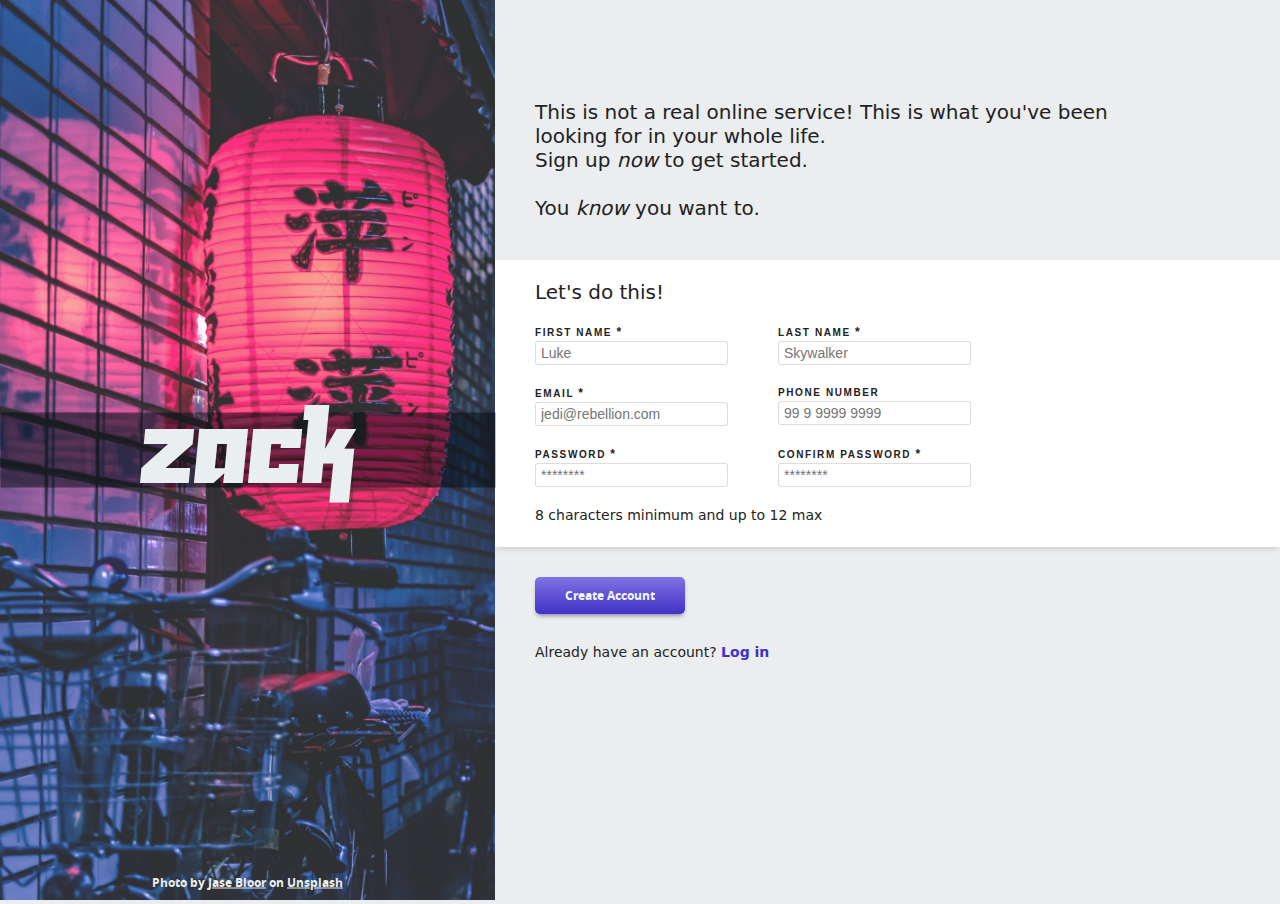
<file: index.html>
<!DOCTYPE html>
<html lang="en">
<head>
    <meta charset="UTF-8">
    <meta http-equiv="X-UA-Compatible" content="IE=edge">
    <meta name="viewport" content="width=device-width, initial-scale=1.0">
    <link rel="stylesheet" href="style.css">
    <script src="javascript.js" defer></script>
    <title>Sign Up</title>
</head>
<body>
    <div class="image">

        <div class="back-logo"></div>
        <img class="back-img" src="images/CUT-jase-bloor-oCZHIa1D4EU-unsplash.jpg" alt="japanese lantern color red next to a window and above a bicycle">
        
        <div class="logo"></div>
        <div class="logo-1"></div>
        <p class="credits">Photo by <a href="https://unsplash.com/@jasebloor?utm_source=unsplash&utm_medium=referral&utm_content=creditCopyText">Jase Bloor</a> on <a href="https://unsplash.com/photos/oCZHIa1D4EU?utm_source=unsplash&utm_medium=referral&utm_content=creditCopyText">Unsplash</a>
        </p>
    </div>


    <div class="main">
        <h3 class="header">This is not a real online service! This is what you've been looking for in your whole life. <br>Sign up <em>now</em> to get started.<br><br>You <em>know</em> you want to. </h3>
        <form class="sign-up" action="" method="get">
            
            <fieldset>
                <h3>Let's do this!</h3>
                <div class="inputs">
                    <p>
                        <label for="first-name">FIRST NAME <span aria-label=""><strong>*</strong></span></label>
                        <input type="text" 
                               id="first-name" 
                               name="first-name"
                               required
                               minlength="3"
                               maxlength="20"
                               placeholder="Luke">
                    </p>
                    <p>
                        <label for="last-name">LAST NAME <span aria-label=""><strong>*</strong></span></label>
                        <input type="text" 
                               id="last-name" 
                               name="last-name"
                               required
                               minlength="3"
                               maxlength="25"
                               placeholder="Skywalker">
                    </p>
                </div>
                <div class="inputs">
                    <p>
                        <label for="Email">EMAIL <span aria-label=""><strong>*</strong></span></label>
                        <input type="email" 
                               id="email" 
                               name="email"
                               required
                               placeholder="jedi@rebellion.com">
                    </p>
                    <p>
                        <label for="phone-number">PHONE NUMBER</label>
                        <input type="tel" 
                               id="phone-number" 
                               name="phone-number"
                               pattern="\d{11}|\d{2}[\s.-]?\d{1}[\s.-]?\d{4}[\s.-]?\d{4}"
                               placeholder="99 9 9999 9999">
                    </p>
                </div>
                <div class="inputs password">
                    <p>
                        <label for="password">PASSWORD <span aria-label=""><strong>*</strong></span></label>
                        <input type="password" 
                               id="password" 
                               name="password"
                               minlength="8"
                               maxlength="12"
                               required
                               placeholder="********">
                    </p>
                    <p>
                        <label for="confirm-pwd">CONFIRM PASSWORD <span aria-label=""><strong>*</strong></span></label>
                        <input type="password" 
                               id="confirm-pwd" 
                               name="confirm-pwd"
                               minlength="8"
                               maxlength="12"
                               required
                               placeholder="********"
                               onkeyup="check();">
                    </p>
                </div>
                <span id="message">8 characters minimum and up to 12 max</span>
                
            </fieldset>
            
            <div>
                <button type="submit">Create Account</button>
            </div>

            <p class="have-acc">Already have an account? <a href="https://www.theodinproject.com/sign_in">Log in</a></p>
        </form>
        
    </div>
</body>
</html>
</file>
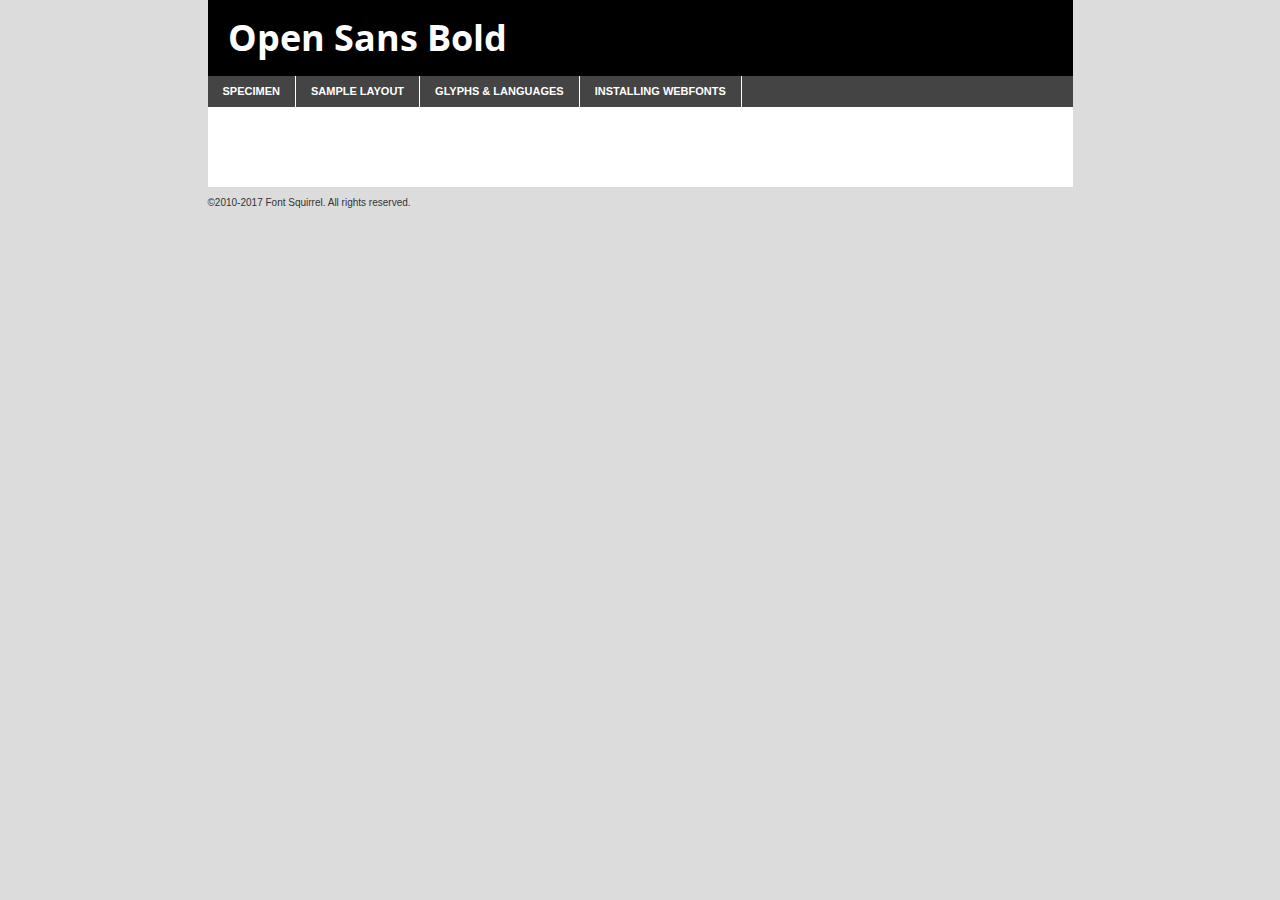
<file: fonts/webfontkit-20230104-145734/opensans-bold-demo.html>
<!DOCTYPE html PUBLIC "-//W3C//DTD XHTML 1.0 Transitional//EN"
        "http://www.w3.org/TR/xhtml1/DTD/xhtml1-transitional.dtd">

<html xmlns="http://www.w3.org/1999/xhtml" xml:lang="en" lang="en">
<head>
    <meta http-equiv="Content-Type" content="text/html; charset=utf-8"/>
    <script src="http://ajax.googleapis.com/ajax/libs/jquery/1.7.2/jquery.min.js" type="text/javascript" charset="utf-8"></script>
    <script type="text/javascript">
		(function($) {
			$.fn.easyTabs = function(option) {
				var param = jQuery.extend({ fadeSpeed: 'fast', defaultContent: 1, activeClass: 'active' }, option);
				$(this).each(function() {
					var thisId = '#' + this.id;
					if ( param.defaultContent == '' )
					{
						param.defaultContent = 1;
					}
					if ( typeof param.defaultContent == 'number' )
					{
						var defaultTab = $(thisId + ' .tabs li:eq(' + (param.defaultContent - 1) + ') a').attr('href').substr(1);
					}
					else
					{
						var defaultTab = param.defaultContent;
					}
					$(thisId + ' .tabs li a').each(function() {
						var tabToHide = $(this).attr('href').substr(1);
						$('#' + tabToHide).addClass('easytabs-tab-content');
					});
					hideAll();
					changeContent(defaultTab);

					function hideAll() {$(thisId + ' .easytabs-tab-content').hide();}

					function changeContent(tabId)
					{
						hideAll();
						$(thisId + ' .tabs li').removeClass(param.activeClass);
						$(thisId + ' .tabs li a[href=#' + tabId + ']').closest('li').addClass(param.activeClass);
						if ( param.fadeSpeed != 'none' )
						{
							$(thisId + ' #' + tabId).fadeIn(param.fadeSpeed);
						}
						else
						{
							$(thisId + ' #' + tabId).show();
						}
					}

					$(thisId + ' .tabs li').click(function() {
						var tabId = $(this).find('a').attr('href').substr(1);
						changeContent(tabId);
						return false;
					});
				});
			}
		})(jQuery);
    </script>
    <link rel="stylesheet" href="specimen_files/specimen_stylesheet.css" type="text/css" charset="utf-8"/>
    <link rel="stylesheet" href="stylesheet.css" type="text/css" charset="utf-8"/>

    <style type="text/css">
        		body {
			font-family: 'open_sansbold';
        		}

            </style>

    <title>Open Sans Bold Specimen</title>


    <script type="text/javascript" charset="utf-8">
		$(document).ready(function() {
			$('#container').easyTabs({ defaultContent: 1 });
		});
    </script>
</head>

<body>
<div id="container">
    <div id="header">
		Open Sans Bold    </div>
    <ul class="tabs">
        <li><a href="#specimen">Specimen</a></li>
        <li><a href="#layout">Sample Layout</a></li>
		        <li><a href="#glyphs">Glyphs &amp; Languages</a></li>
        <li><a href="#installing">Installing Webfonts</a></li>

    </ul>

    <div id="main_content">


        <div id="specimen">

            <div class="section">
                <div class="grid12 firstcol">
                    <div class="huge">AaBb</div>
                </div>
            </div>

            <div class="section">
                <div class="glyph_range">A&#x200B;B&#x200b;C&#x200b;D&#x200b;E&#x200b;F&#x200b;G&#x200b;H&#x200b;I&#x200b;J&#x200b;K&#x200b;L&#x200b;M&#x200b;N&#x200b;O&#x200b;P&#x200b;Q&#x200b;R&#x200b;S&#x200b;T&#x200b;U&#x200b;V&#x200b;W&#x200b;X&#x200b;Y&#x200b;Z&#x200b;a&#x200b;b&#x200b;c&#x200b;d&#x200b;e&#x200b;f&#x200b;g&#x200b;h&#x200b;i&#x200b;j&#x200b;k&#x200b;l&#x200b;m&#x200b;n&#x200b;o&#x200b;p&#x200b;q&#x200b;r&#x200b;s&#x200b;t&#x200b;u&#x200b;v&#x200b;w&#x200b;x&#x200b;y&#x200b;z&#x200b;1&#x200b;2&#x200b;3&#x200b;4&#x200b;5&#x200b;6&#x200b;7&#x200b;8&#x200b;9&#x200b;0&#x200b;&amp;&#x200b;.&#x200b;,&#x200b;?&#x200b;!&#x200b;&#64;&#x200b;(&#x200b;)&#x200b;#&#x200b;$&#x200b;%&#x200b;*&#x200b;+&#x200b;-&#x200b;=&#x200b;:&#x200b;;</div>
            </div>
            <div class="section">
                <div class="grid12 firstcol">
                    <table class="sample_table">
                        <tr>
                            <td>10</td>
                            <td class="size10">abcdefghijklmnopqrstuvwxyzABCDEFGHIJKLMNOPQRSTUVWXYZ0123456789abcdefghijklmnopqrstuvwxyzABCDEFGHIJKLMNOPQRSTUVWXYZ0123456789abcdefghijklmnopqrstuvwxyzABCDEFGHIJKLMNOPQRSTUVWXYZ</td>
                        </tr>
                        <tr>
                            <td>11</td>
                            <td class="size11">abcdefghijklmnopqrstuvwxyzABCDEFGHIJKLMNOPQRSTUVWXYZ0123456789abcdefghijklmnopqrstuvwxyzABCDEFGHIJKLMNOPQRSTUVWXYZ0123456789abcdefghijklmnopqrstuvwxyzABCDEFGHIJKLMNOPQRSTUVWXYZ</td>
                        </tr>
                        <tr>
                            <td>12</td>
                            <td class="size12">abcdefghijklmnopqrstuvwxyzABCDEFGHIJKLMNOPQRSTUVWXYZ0123456789abcdefghijklmnopqrstuvwxyzABCDEFGHIJKLMNOPQRSTUVWXYZ0123456789abcdefghijklmnopqrstuvwxyzABCDEFGHIJKLMNOPQRSTUVWXYZ</td>
                        </tr>
                        <tr>
                            <td>13</td>
                            <td class="size13">abcdefghijklmnopqrstuvwxyzABCDEFGHIJKLMNOPQRSTUVWXYZ0123456789abcdefghijklmnopqrstuvwxyzABCDEFGHIJKLMNOPQRSTUVWXYZ0123456789abcdefghijklmnopqrstuvwxyzABCDEFGHIJKLMNOPQRSTUVWXYZ</td>
                        </tr>
                        <tr>
                            <td>14</td>
                            <td class="size14">abcdefghijklmnopqrstuvwxyzABCDEFGHIJKLMNOPQRSTUVWXYZ0123456789abcdefghijklmnopqrstuvwxyzABCDEFGHIJKLMNOPQRSTUVWXYZ0123456789abcdefghijklmnopqrstuvwxyzABCDEFGHIJKLMNOPQRSTUVWXYZ</td>
                        </tr>
                        <tr>
                            <td>16</td>
                            <td class="size16">abcdefghijklmnopqrstuvwxyzABCDEFGHIJKLMNOPQRSTUVWXYZ0123456789abcdefghijklmnopqrstuvwxyzABCDEFGHIJKLMNOPQRSTUVWXYZ</td>
                        </tr>
                        <tr>
                            <td>18</td>
                            <td class="size18">abcdefghijklmnopqrstuvwxyzABCDEFGHIJKLMNOPQRSTUVWXYZ0123456789abcdefghijklmnopqrstuvwxyzABCDEFGHIJKLMNOPQRSTUVWXYZ</td>
                        </tr>
                        <tr>
                            <td>20</td>
                            <td class="size20">abcdefghijklmnopqrstuvwxyzABCDEFGHIJKLMNOPQRSTUVWXYZ0123456789abcdefghijklmnopqrstuvwxyzABCDEFGHIJKLMNOPQRSTUVWXYZ</td>
                        </tr>
                        <tr>
                            <td>24</td>
                            <td class="size24">abcdefghijklmnopqrstuvwxyzABCDEFGHIJKLMNOPQRSTUVWXYZ0123456789abcdefghijklmnopqrstuvwxyzABCDEFGHIJKLMNOPQRSTUVWXYZ</td>
                        </tr>
                        <tr>
                            <td>30</td>
                            <td class="size30">abcdefghijklmnopqrstuvwxyzABCDEFGHIJKLMNOPQRSTUVWXYZ0123456789abcdefghijklmnopqrstuvwxyzABCDEFGHIJKLMNOPQRSTUVWXYZ</td>
                        </tr>
                        <tr>
                            <td>36</td>
                            <td class="size36">abcdefghijklmnopqrstuvwxyzABCDEFGHIJKLMNOPQRSTUVWXYZ0123456789abcdefghijklmnopqrstuvwxyzABCDEFGHIJKLMNOPQRSTUVWXYZ</td>
                        </tr>
                        <tr>
                            <td>48</td>
                            <td class="size48">abcdefghijklmnopqrstuvwxyzABCDEFGHIJKLMNOPQRSTUVWXYZ0123456789abcdefghijklmnopqrstuvwxyzABCDEFGHIJKLMNOPQRSTUVWXYZ</td>
                        </tr>
                        <tr>
                            <td>60</td>
                            <td class="size60">abcdefghijklmnopqrstuvwxyzABCDEFGHIJKLMNOPQRSTUVWXYZ0123456789abcdefghijklmnopqrstuvwxyzABCDEFGHIJKLMNOPQRSTUVWXYZ</td>
                        </tr>
                        <tr>
                            <td>72</td>
                            <td class="size72">abcdefghijklmnopqrstuvwxyzABCDEFGHIJKLMNOPQRSTUVWXYZ0123456789abcdefghijklmnopqrstuvwxyzABCDEFGHIJKLMNOPQRSTUVWXYZ</td>
                        </tr>
                        <tr>
                            <td>90</td>
                            <td class="size90">abcdefghijklmnopqrstuvwxyzABCDEFGHIJKLMNOPQRSTUVWXYZ0123456789abcdefghijklmnopqrstuvwxyzABCDEFGHIJKLMNOPQRSTUVWXYZ</td>
                        </tr>
                    </table>

                </div>

            </div>


            <div class="section" id="bodycomparison">


                <div id="xheight">
                    <div class="fontbody">&#x25FC;&#x25FC;&#x25FC;&#x25FC;&#x25FC;&#x25FC;&#x25FC;&#x25FC;&#x25FC;&#x25FC;&#x25FC;&#x25FC;&#x25FC;&#x25FC;&#x25FC;&#x25FC;&#x25FC;&#x25FC;&#x25FC;&#x25FC;&#x25FC;&#x25FC;&#x25FC;&#x25FC;&#x25FC;&#x25FC;&#x25FC;&#x25FC;&#x25FC;&#x25FC;&#x25FC;&#x25FC;&#x25FC;&#x25FC;&#x25FC;&#x25FC;&#x25FC;&#x25FC;&#x25FC;&#x25FC;&#x25FC;&#x25FC;&#x25FC;&#x25FC;&#x25FC;&#x25FC;&#x25FC;&#x25FC;&#x25FC;&#x25FC;&#x25FC;&#x25FC;&#x25FC;&#x25FC;&#x25FC;&#x25FC;&#x25FC;&#x25FC;&#x25FC;&#x25FC;&#x25FC;&#x25FC;&#x25FC;&#x25FC;&#x25FC;&#x25FC;&#x25FC;&#x25FC;&#x25FC;&#x25FC;&#x25FC;&#x25FC;&#x25FC;&#x25FC;&#x25FC;&#x25FC;&#x25FC;&#x25FC;&#x25FC;&#x25FC;&#x25FC;&#x25FC;&#x25FC;&#x25FC;&#x25FC;&#x25FC;&#x25FC;&#x25FC;&#x25FC;&#x25FC;&#x25FC;&#x25FC;&#x25FC;&#x25FC;&#x25FC;&#x25FC;&#x25FC;&#x25FC;&#x25FC;body</div>
                    <div class="arialbody">body</div>
                    <div class="verdanabody">body</div>
                    <div class="georgiabody">body</div>
                </div>
                <div class="fontbody" style="z-index:1">
                    body<span>Open Sans Bold</span>
                </div>
                <div class="arialbody" style="z-index:1">
                    body<span>Arial</span>
                </div>
                <div class="verdanabody" style="z-index:1">
                    body<span>Verdana</span>
                </div>
                <div class="georgiabody" style="z-index:1">
                    body<span>Georgia</span>
                </div>


            </div>


            <div class="section psample psample_row1" id="">

                <div class="grid2 firstcol">
                    <p class="size10"><span>10.</span>Aenean lacinia bibendum nulla sed consectetur. Fusce dapibus, tellus ac cursus commodo, tortor mauris condimentum nibh, ut fermentum massa justo sit amet risus. Nullam id dolor id nibh ultricies vehicula ut id elit. Cum sociis natoque penatibus et magnis dis parturient montes, nascetur ridiculus mus. Nulla vitae elit libero, a pharetra augue.</p>

                </div>
                <div class="grid3">
                    <p class="size11"><span>11.</span>Aenean lacinia bibendum nulla sed consectetur. Fusce dapibus, tellus ac cursus commodo, tortor mauris condimentum nibh, ut fermentum massa justo sit amet risus. Nullam id dolor id nibh ultricies vehicula ut id elit. Cum sociis natoque penatibus et magnis dis parturient montes, nascetur ridiculus mus. Nulla vitae elit libero, a pharetra augue.</p>

                </div>
                <div class="grid3">
                    <p class="size12"><span>12.</span>Aenean lacinia bibendum nulla sed consectetur. Fusce dapibus, tellus ac cursus commodo, tortor mauris condimentum nibh, ut fermentum massa justo sit amet risus. Nullam id dolor id nibh ultricies vehicula ut id elit. Cum sociis natoque penatibus et magnis dis parturient montes, nascetur ridiculus mus. Nulla vitae elit libero, a pharetra augue.</p>

                </div>
                <div class="grid4">
                    <p class="size13"><span>13.</span>Aenean lacinia bibendum nulla sed consectetur. Fusce dapibus, tellus ac cursus commodo, tortor mauris condimentum nibh, ut fermentum massa justo sit amet risus. Nullam id dolor id nibh ultricies vehicula ut id elit. Cum sociis natoque penatibus et magnis dis parturient montes, nascetur ridiculus mus. Nulla vitae elit libero, a pharetra augue.</p>

                </div>
                <div class="white_blend"></div>

            </div>
            <div class="section psample psample_row2" id="">
                <div class="grid3 firstcol">
                    <p class="size14"><span>14.</span>Aenean lacinia bibendum nulla sed consectetur. Fusce dapibus, tellus ac cursus commodo, tortor mauris condimentum nibh, ut fermentum massa justo sit amet risus. Nullam id dolor id nibh ultricies vehicula ut id elit. Cum sociis natoque penatibus et magnis dis parturient montes, nascetur ridiculus mus. Nulla vitae elit libero, a pharetra augue.</p>

                </div>
                <div class="grid4">
                    <p class="size16"><span>16.</span>Aenean lacinia bibendum nulla sed consectetur. Fusce dapibus, tellus ac cursus commodo, tortor mauris condimentum nibh, ut fermentum massa justo sit amet risus. Nullam id dolor id nibh ultricies vehicula ut id elit. Cum sociis natoque penatibus et magnis dis parturient montes, nascetur ridiculus mus. Nulla vitae elit libero, a pharetra augue.</p>

                </div>
                <div class="grid5">
                    <p class="size18"><span>18.</span>Aenean lacinia bibendum nulla sed consectetur. Fusce dapibus, tellus ac cursus commodo, tortor mauris condimentum nibh, ut fermentum massa justo sit amet risus. Nullam id dolor id nibh ultricies vehicula ut id elit. Cum sociis natoque penatibus et magnis dis parturient montes, nascetur ridiculus mus. Nulla vitae elit libero, a pharetra augue.</p>

                </div>

                <div class="white_blend"></div>

            </div>

            <div class="section psample psample_row3" id="">
                <div class="grid5 firstcol">
                    <p class="size20"><span>20.</span>Aenean lacinia bibendum nulla sed consectetur. Fusce dapibus, tellus ac cursus commodo, tortor mauris condimentum nibh, ut fermentum massa justo sit amet risus. Nullam id dolor id nibh ultricies vehicula ut id elit. Cum sociis natoque penatibus et magnis dis parturient montes, nascetur ridiculus mus. Nulla vitae elit libero, a pharetra augue.</p>
                </div>
                <div class="grid7">
                    <p class="size24"><span>24.</span>Aenean lacinia bibendum nulla sed consectetur. Fusce dapibus, tellus ac cursus commodo, tortor mauris condimentum nibh, ut fermentum massa justo sit amet risus. Nullam id dolor id nibh ultricies vehicula ut id elit. Cum sociis natoque penatibus et magnis dis parturient montes, nascetur ridiculus mus. Nulla vitae elit libero, a pharetra augue.</p>
                </div>

                <div class="white_blend"></div>

            </div>

            <div class="section psample psample_row4" id="">
                <div class="grid12 firstcol">
                    <p class="size30"><span>30.</span>Aenean lacinia bibendum nulla sed consectetur. Fusce dapibus, tellus ac cursus commodo, tortor mauris condimentum nibh, ut fermentum massa justo sit amet risus. Nullam id dolor id nibh ultricies vehicula ut id elit. Cum sociis natoque penatibus et magnis dis parturient montes, nascetur ridiculus mus. Nulla vitae elit libero, a pharetra augue.</p>
                </div>
                <div class="white_blend"></div>

            </div>


            <div class="section psample psample_row1 fullreverse">
                <div class="grid2 firstcol">
                    <p class="size10"><span>10.</span>Aenean lacinia bibendum nulla sed consectetur. Fusce dapibus, tellus ac cursus commodo, tortor mauris condimentum nibh, ut fermentum massa justo sit amet risus. Nullam id dolor id nibh ultricies vehicula ut id elit. Cum sociis natoque penatibus et magnis dis parturient montes, nascetur ridiculus mus. Nulla vitae elit libero, a pharetra augue.</p>

                </div>
                <div class="grid3">
                    <p class="size11"><span>11.</span>Aenean lacinia bibendum nulla sed consectetur. Fusce dapibus, tellus ac cursus commodo, tortor mauris condimentum nibh, ut fermentum massa justo sit amet risus. Nullam id dolor id nibh ultricies vehicula ut id elit. Cum sociis natoque penatibus et magnis dis parturient montes, nascetur ridiculus mus. Nulla vitae elit libero, a pharetra augue.</p>

                </div>
                <div class="grid3">
                    <p class="size12"><span>12.</span>Aenean lacinia bibendum nulla sed consectetur. Fusce dapibus, tellus ac cursus commodo, tortor mauris condimentum nibh, ut fermentum massa justo sit amet risus. Nullam id dolor id nibh ultricies vehicula ut id elit. Cum sociis natoque penatibus et magnis dis parturient montes, nascetur ridiculus mus. Nulla vitae elit libero, a pharetra augue.</p>

                </div>
                <div class="grid4">
                    <p class="size13"><span>13.</span>Aenean lacinia bibendum nulla sed consectetur. Fusce dapibus, tellus ac cursus commodo, tortor mauris condimentum nibh, ut fermentum massa justo sit amet risus. Nullam id dolor id nibh ultricies vehicula ut id elit. Cum sociis natoque penatibus et magnis dis parturient montes, nascetur ridiculus mus. Nulla vitae elit libero, a pharetra augue.</p>

                </div>
                <div class="black_blend"></div>

            </div>

            <div class="section psample psample_row2 fullreverse">
                <div class="grid3 firstcol">
                    <p class="size14"><span>14.</span>Aenean lacinia bibendum nulla sed consectetur. Fusce dapibus, tellus ac cursus commodo, tortor mauris condimentum nibh, ut fermentum massa justo sit amet risus. Nullam id dolor id nibh ultricies vehicula ut id elit. Cum sociis natoque penatibus et magnis dis parturient montes, nascetur ridiculus mus. Nulla vitae elit libero, a pharetra augue.</p>

                </div>
                <div class="grid4">
                    <p class="size16"><span>16.</span>Aenean lacinia bibendum nulla sed consectetur. Fusce dapibus, tellus ac cursus commodo, tortor mauris condimentum nibh, ut fermentum massa justo sit amet risus. Nullam id dolor id nibh ultricies vehicula ut id elit. Cum sociis natoque penatibus et magnis dis parturient montes, nascetur ridiculus mus. Nulla vitae elit libero, a pharetra augue.</p>

                </div>
                <div class="grid5">
                    <p class="size18"><span>18.</span>Aenean lacinia bibendum nulla sed consectetur. Fusce dapibus, tellus ac cursus commodo, tortor mauris condimentum nibh, ut fermentum massa justo sit amet risus. Nullam id dolor id nibh ultricies vehicula ut id elit. Cum sociis natoque penatibus et magnis dis parturient montes, nascetur ridiculus mus. Nulla vitae elit libero, a pharetra augue.</p>

                </div>
                <div class="black_blend"></div>

            </div>

            <div class="section psample fullreverse psample_row3" id="">
                <div class="grid5 firstcol">
                    <p class="size20"><span>20.</span>Aenean lacinia bibendum nulla sed consectetur. Fusce dapibus, tellus ac cursus commodo, tortor mauris condimentum nibh, ut fermentum massa justo sit amet risus. Nullam id dolor id nibh ultricies vehicula ut id elit. Cum sociis natoque penatibus et magnis dis parturient montes, nascetur ridiculus mus. Nulla vitae elit libero, a pharetra augue.</p>
                </div>
                <div class="grid7">
                    <p class="size24"><span>24.</span>Aenean lacinia bibendum nulla sed consectetur. Fusce dapibus, tellus ac cursus commodo, tortor mauris condimentum nibh, ut fermentum massa justo sit amet risus. Nullam id dolor id nibh ultricies vehicula ut id elit. Cum sociis natoque penatibus et magnis dis parturient montes, nascetur ridiculus mus. Nulla vitae elit libero, a pharetra augue.</p>
                </div>

                <div class="black_blend"></div>

            </div>

            <div class="section psample fullreverse psample_row4" id="" style="border-bottom: 20px #000 solid;">
                <div class="grid12 firstcol">
                    <p class="size30"><span>30.</span>Aenean lacinia bibendum nulla sed consectetur. Fusce dapibus, tellus ac cursus commodo, tortor mauris condimentum nibh, ut fermentum massa justo sit amet risus. Nullam id dolor id nibh ultricies vehicula ut id elit. Cum sociis natoque penatibus et magnis dis parturient montes, nascetur ridiculus mus. Nulla vitae elit libero, a pharetra augue.</p>
                </div>
                <div class="black_blend"></div>

            </div>


        </div>

        <div id="layout">

            <div class="section">

                <div class="grid12 firstcol">
                    <h1>Lorem Ipsum Dolor</h1>
                    <h2>Etiam porta sem malesuada magna mollis euismod</h2>

                    <p class="byline">By <a href="#link">Aenean Lacinia</a></p>
                </div>
            </div>
            <div class="section">
                <div class="grid8 firstcol">
                    <p class="large">Donec sed odio dui. Morbi leo risus, porta ac consectetur ac, vestibulum at eros. Fusce dapibus, tellus ac cursus commodo, tortor mauris condimentum nibh, ut fermentum massa justo sit amet risus. </p>


                    <h3>Pellentesque ornare sem</h3>

                    <p>Maecenas sed diam eget risus varius blandit sit amet non magna. Maecenas faucibus mollis interdum. Donec ullamcorper nulla non metus auctor fringilla. Nullam id dolor id nibh ultricies vehicula ut id elit. Nullam id dolor id nibh ultricies vehicula ut id elit. </p>

                    <p>Aenean eu leo quam. Pellentesque ornare sem lacinia quam venenatis vestibulum. Lorem ipsum dolor sit amet, consectetur adipiscing elit. Cum sociis natoque penatibus et magnis dis parturient montes, nascetur ridiculus mus. </p>

                    <p>Nulla vitae elit libero, a pharetra augue. Praesent commodo cursus magna, vel scelerisque nisl consectetur et. Aenean lacinia bibendum nulla sed consectetur. </p>

                    <p>Nullam quis risus eget urna mollis ornare vel eu leo. Nullam quis risus eget urna mollis ornare vel eu leo. Maecenas sed diam eget risus varius blandit sit amet non magna. Donec ullamcorper nulla non metus auctor fringilla. </p>

                    <h3>Cras mattis consectetur</h3>

                    <p>Aenean eu leo quam. Pellentesque ornare sem lacinia quam venenatis vestibulum. Aenean lacinia bibendum nulla sed consectetur. Integer posuere erat a ante venenatis dapibus posuere velit aliquet. Cras mattis consectetur purus sit amet fermentum. </p>

                    <p>Nullam id dolor id nibh ultricies vehicula ut id elit. Nullam quis risus eget urna mollis ornare vel eu leo. Cras mattis consectetur purus sit amet fermentum.</p>
                </div>

                <div class="grid4 sidebar">

                    <div class="box reverse">
                        <p class="last">Nullam quis risus eget urna mollis ornare vel eu leo. Donec ullamcorper nulla non metus auctor fringilla. Cras mattis consectetur purus sit amet fermentum. Sed posuere consectetur est at lobortis. Lorem ipsum dolor sit amet, consectetur adipiscing elit. </p>
                    </div>

                    <p class="caption">Maecenas sed diam eget risus varius.</p>

                    <p>Vestibulum id ligula porta felis euismod semper. Integer posuere erat a ante venenatis dapibus posuere velit aliquet. Vestibulum id ligula porta felis euismod semper. Sed posuere consectetur est at lobortis. Maecenas sed diam eget risus varius blandit sit amet non magna. Fusce dapibus, tellus ac cursus commodo, tortor mauris condimentum nibh, ut fermentum massa justo sit amet risus. </p>


                    <p>Duis mollis, est non commodo luctus, nisi erat porttitor ligula, eget lacinia odio sem nec elit. Aenean lacinia bibendum nulla sed consectetur. Vivamus sagittis lacus vel augue laoreet rutrum faucibus dolor auctor. Aenean lacinia bibendum nulla sed consectetur. Nullam quis risus eget urna mollis ornare vel eu leo. </p>

                    <p>Praesent commodo cursus magna, vel scelerisque nisl consectetur et. Donec ullamcorper nulla non metus auctor fringilla. Maecenas faucibus mollis interdum. Fusce dapibus, tellus ac cursus commodo, tortor mauris condimentum nibh, ut fermentum massa justo sit amet risus. </p>

                </div>
            </div>

        </div>


		

        <div id="glyphs">
            <div class="section">
                <div class="grid12 firstcol">

                    <h1>Language Support</h1>
                    <p>The subset of Open Sans Bold in this kit supports the following languages:<br/>

						Albanian, Basque, Breton, Chamorro, Danish, Dutch, English, Faroese, Finnish, French, Frisian, Galician, German, Icelandic, Italian, Malagasy, Norwegian, Portuguese, Spanish, Alsatian, Aragonese, Arapaho, Arrernte, Asturian, Aymara, Bislama, Cebuano, Corsican, Fijian, French_creole, Genoese, Gilbertese, Greenlandic, Haitian_creole, Hiligaynon, Hmong, Hopi, Ibanag, Iloko_ilokano, Indonesian, Interglossa_glosa, Interlingua, Irish_gaelic, Jerriais, Lojban, Lombard, Luxembourgeois, Manx, Mohawk, Norfolk_pitcairnese, Occitan, Oromo, Pangasinan, Papiamento, Piedmontese, Potawatomi, Rhaeto-romance, Romansh, Rotokas, Sami_lule, Samoan, Sardinian, Scots_gaelic, Seychelles_creole, Shona, Sicilian, Somali, Southern_ndebele, Swahili, Swati_swazi, Tagalog_filipino_pilipino, Tetum, Tok_pisin, Uyghur_latinized, Volapuk, Walloon, Warlpiri, Xhosa, Yapese, Zulu, Latinbasic, Ubasic, Demo                    </p>
                    <h1>Glyph Chart</h1>
                    <p>The subset of Open Sans Bold in this kit includes all the glyphs listed below. Unicode entities are included above each glyph to help you insert individual characters into your layout.</p>
                    <div id="glyph_chart">

																				                                <div><p>&amp;#13;</p>&#13;</div>
																				                                <div><p>&amp;#32;</p>&#32;</div>
																				                                <div><p>&amp;#33;</p>&#33;</div>
																				                                <div><p>&amp;#34;</p>&#34;</div>
																				                                <div><p>&amp;#35;</p>&#35;</div>
																				                                <div><p>&amp;#36;</p>&#36;</div>
																				                                <div><p>&amp;#37;</p>&#37;</div>
																				                                <div><p>&amp;#38;</p>&#38;</div>
																				                                <div><p>&amp;#39;</p>&#39;</div>
																				                                <div><p>&amp;#40;</p>&#40;</div>
																				                                <div><p>&amp;#41;</p>&#41;</div>
																				                                <div><p>&amp;#42;</p>&#42;</div>
																				                                <div><p>&amp;#43;</p>&#43;</div>
																				                                <div><p>&amp;#44;</p>&#44;</div>
																				                                <div><p>&amp;#45;</p>&#45;</div>
																				                                <div><p>&amp;#46;</p>&#46;</div>
																				                                <div><p>&amp;#47;</p>&#47;</div>
																				                                <div><p>&amp;#48;</p>&#48;</div>
																				                                <div><p>&amp;#49;</p>&#49;</div>
																				                                <div><p>&amp;#50;</p>&#50;</div>
																				                                <div><p>&amp;#51;</p>&#51;</div>
																				                                <div><p>&amp;#52;</p>&#52;</div>
																				                                <div><p>&amp;#53;</p>&#53;</div>
																				                                <div><p>&amp;#54;</p>&#54;</div>
																				                                <div><p>&amp;#55;</p>&#55;</div>
																				                                <div><p>&amp;#56;</p>&#56;</div>
																				                                <div><p>&amp;#57;</p>&#57;</div>
																				                                <div><p>&amp;#58;</p>&#58;</div>
																				                                <div><p>&amp;#59;</p>&#59;</div>
																				                                <div><p>&amp;#60;</p>&#60;</div>
																				                                <div><p>&amp;#61;</p>&#61;</div>
																				                                <div><p>&amp;#62;</p>&#62;</div>
																				                                <div><p>&amp;#63;</p>&#63;</div>
																				                                <div><p>&amp;#64;</p>&#64;</div>
																				                                <div><p>&amp;#65;</p>&#65;</div>
																				                                <div><p>&amp;#66;</p>&#66;</div>
																				                                <div><p>&amp;#67;</p>&#67;</div>
																				                                <div><p>&amp;#68;</p>&#68;</div>
																				                                <div><p>&amp;#69;</p>&#69;</div>
																				                                <div><p>&amp;#70;</p>&#70;</div>
																				                                <div><p>&amp;#71;</p>&#71;</div>
																				                                <div><p>&amp;#72;</p>&#72;</div>
																				                                <div><p>&amp;#73;</p>&#73;</div>
																				                                <div><p>&amp;#74;</p>&#74;</div>
																				                                <div><p>&amp;#75;</p>&#75;</div>
																				                                <div><p>&amp;#76;</p>&#76;</div>
																				                                <div><p>&amp;#77;</p>&#77;</div>
																				                                <div><p>&amp;#78;</p>&#78;</div>
																				                                <div><p>&amp;#79;</p>&#79;</div>
																				                                <div><p>&amp;#80;</p>&#80;</div>
																				                                <div><p>&amp;#81;</p>&#81;</div>
																				                                <div><p>&amp;#82;</p>&#82;</div>
																				                                <div><p>&amp;#83;</p>&#83;</div>
																				                                <div><p>&amp;#84;</p>&#84;</div>
																				                                <div><p>&amp;#85;</p>&#85;</div>
																				                                <div><p>&amp;#86;</p>&#86;</div>
																				                                <div><p>&amp;#87;</p>&#87;</div>
																				                                <div><p>&amp;#88;</p>&#88;</div>
																				                                <div><p>&amp;#89;</p>&#89;</div>
																				                                <div><p>&amp;#90;</p>&#90;</div>
																				                                <div><p>&amp;#91;</p>&#91;</div>
																				                                <div><p>&amp;#92;</p>&#92;</div>
																				                                <div><p>&amp;#93;</p>&#93;</div>
																				                                <div><p>&amp;#94;</p>&#94;</div>
																				                                <div><p>&amp;#95;</p>&#95;</div>
																				                                <div><p>&amp;#96;</p>&#96;</div>
																				                                <div><p>&amp;#97;</p>&#97;</div>
																				                                <div><p>&amp;#98;</p>&#98;</div>
																				                                <div><p>&amp;#99;</p>&#99;</div>
																				                                <div><p>&amp;#100;</p>&#100;</div>
																				                                <div><p>&amp;#101;</p>&#101;</div>
																				                                <div><p>&amp;#102;</p>&#102;</div>
																				                                <div><p>&amp;#103;</p>&#103;</div>
																				                                <div><p>&amp;#104;</p>&#104;</div>
																				                                <div><p>&amp;#105;</p>&#105;</div>
																				                                <div><p>&amp;#106;</p>&#106;</div>
																				                                <div><p>&amp;#107;</p>&#107;</div>
																				                                <div><p>&amp;#108;</p>&#108;</div>
																				                                <div><p>&amp;#109;</p>&#109;</div>
																				                                <div><p>&amp;#110;</p>&#110;</div>
																				                                <div><p>&amp;#111;</p>&#111;</div>
																				                                <div><p>&amp;#112;</p>&#112;</div>
																				                                <div><p>&amp;#113;</p>&#113;</div>
																				                                <div><p>&amp;#114;</p>&#114;</div>
																				                                <div><p>&amp;#115;</p>&#115;</div>
																				                                <div><p>&amp;#116;</p>&#116;</div>
																				                                <div><p>&amp;#117;</p>&#117;</div>
																				                                <div><p>&amp;#118;</p>&#118;</div>
																				                                <div><p>&amp;#119;</p>&#119;</div>
																				                                <div><p>&amp;#120;</p>&#120;</div>
																				                                <div><p>&amp;#121;</p>&#121;</div>
																				                                <div><p>&amp;#122;</p>&#122;</div>
																				                                <div><p>&amp;#123;</p>&#123;</div>
																				                                <div><p>&amp;#124;</p>&#124;</div>
																				                                <div><p>&amp;#125;</p>&#125;</div>
																				                                <div><p>&amp;#126;</p>&#126;</div>
																				                                <div><p>&amp;#160;</p>&#160;</div>
																				                                <div><p>&amp;#161;</p>&#161;</div>
																				                                <div><p>&amp;#162;</p>&#162;</div>
																				                                <div><p>&amp;#163;</p>&#163;</div>
																				                                <div><p>&amp;#164;</p>&#164;</div>
																				                                <div><p>&amp;#165;</p>&#165;</div>
																				                                <div><p>&amp;#166;</p>&#166;</div>
																				                                <div><p>&amp;#167;</p>&#167;</div>
																				                                <div><p>&amp;#168;</p>&#168;</div>
																				                                <div><p>&amp;#169;</p>&#169;</div>
																				                                <div><p>&amp;#170;</p>&#170;</div>
																				                                <div><p>&amp;#171;</p>&#171;</div>
																				                                <div><p>&amp;#172;</p>&#172;</div>
																				                                <div><p>&amp;#173;</p>&#173;</div>
																				                                <div><p>&amp;#174;</p>&#174;</div>
																				                                <div><p>&amp;#175;</p>&#175;</div>
																				                                <div><p>&amp;#176;</p>&#176;</div>
																				                                <div><p>&amp;#177;</p>&#177;</div>
																				                                <div><p>&amp;#178;</p>&#178;</div>
																				                                <div><p>&amp;#179;</p>&#179;</div>
																				                                <div><p>&amp;#180;</p>&#180;</div>
																				                                <div><p>&amp;#181;</p>&#181;</div>
																				                                <div><p>&amp;#182;</p>&#182;</div>
																				                                <div><p>&amp;#183;</p>&#183;</div>
																				                                <div><p>&amp;#184;</p>&#184;</div>
																				                                <div><p>&amp;#185;</p>&#185;</div>
																				                                <div><p>&amp;#186;</p>&#186;</div>
																				                                <div><p>&amp;#187;</p>&#187;</div>
																				                                <div><p>&amp;#188;</p>&#188;</div>
																				                                <div><p>&amp;#189;</p>&#189;</div>
																				                                <div><p>&amp;#190;</p>&#190;</div>
																				                                <div><p>&amp;#191;</p>&#191;</div>
																				                                <div><p>&amp;#192;</p>&#192;</div>
																				                                <div><p>&amp;#193;</p>&#193;</div>
																				                                <div><p>&amp;#194;</p>&#194;</div>
																				                                <div><p>&amp;#195;</p>&#195;</div>
																				                                <div><p>&amp;#196;</p>&#196;</div>
																				                                <div><p>&amp;#197;</p>&#197;</div>
																				                                <div><p>&amp;#198;</p>&#198;</div>
																				                                <div><p>&amp;#199;</p>&#199;</div>
																				                                <div><p>&amp;#200;</p>&#200;</div>
																				                                <div><p>&amp;#201;</p>&#201;</div>
																				                                <div><p>&amp;#202;</p>&#202;</div>
																				                                <div><p>&amp;#203;</p>&#203;</div>
																				                                <div><p>&amp;#204;</p>&#204;</div>
																				                                <div><p>&amp;#205;</p>&#205;</div>
																				                                <div><p>&amp;#206;</p>&#206;</div>
																				                                <div><p>&amp;#207;</p>&#207;</div>
																				                                <div><p>&amp;#208;</p>&#208;</div>
																				                                <div><p>&amp;#209;</p>&#209;</div>
																				                                <div><p>&amp;#210;</p>&#210;</div>
																				                                <div><p>&amp;#211;</p>&#211;</div>
																				                                <div><p>&amp;#212;</p>&#212;</div>
																				                                <div><p>&amp;#213;</p>&#213;</div>
																				                                <div><p>&amp;#214;</p>&#214;</div>
																				                                <div><p>&amp;#215;</p>&#215;</div>
																				                                <div><p>&amp;#216;</p>&#216;</div>
																				                                <div><p>&amp;#217;</p>&#217;</div>
																				                                <div><p>&amp;#218;</p>&#218;</div>
																				                                <div><p>&amp;#219;</p>&#219;</div>
																				                                <div><p>&amp;#220;</p>&#220;</div>
																				                                <div><p>&amp;#221;</p>&#221;</div>
																				                                <div><p>&amp;#222;</p>&#222;</div>
																				                                <div><p>&amp;#223;</p>&#223;</div>
																				                                <div><p>&amp;#224;</p>&#224;</div>
																				                                <div><p>&amp;#225;</p>&#225;</div>
																				                                <div><p>&amp;#226;</p>&#226;</div>
																				                                <div><p>&amp;#227;</p>&#227;</div>
																				                                <div><p>&amp;#228;</p>&#228;</div>
																				                                <div><p>&amp;#229;</p>&#229;</div>
																				                                <div><p>&amp;#230;</p>&#230;</div>
																				                                <div><p>&amp;#231;</p>&#231;</div>
																				                                <div><p>&amp;#232;</p>&#232;</div>
																				                                <div><p>&amp;#233;</p>&#233;</div>
																				                                <div><p>&amp;#234;</p>&#234;</div>
																				                                <div><p>&amp;#235;</p>&#235;</div>
																				                                <div><p>&amp;#236;</p>&#236;</div>
																				                                <div><p>&amp;#237;</p>&#237;</div>
																				                                <div><p>&amp;#238;</p>&#238;</div>
																				                                <div><p>&amp;#239;</p>&#239;</div>
																				                                <div><p>&amp;#240;</p>&#240;</div>
																				                                <div><p>&amp;#241;</p>&#241;</div>
																				                                <div><p>&amp;#242;</p>&#242;</div>
																				                                <div><p>&amp;#243;</p>&#243;</div>
																				                                <div><p>&amp;#244;</p>&#244;</div>
																				                                <div><p>&amp;#245;</p>&#245;</div>
																				                                <div><p>&amp;#246;</p>&#246;</div>
																				                                <div><p>&amp;#247;</p>&#247;</div>
																				                                <div><p>&amp;#248;</p>&#248;</div>
																				                                <div><p>&amp;#249;</p>&#249;</div>
																				                                <div><p>&amp;#250;</p>&#250;</div>
																				                                <div><p>&amp;#251;</p>&#251;</div>
																				                                <div><p>&amp;#252;</p>&#252;</div>
																				                                <div><p>&amp;#253;</p>&#253;</div>
																				                                <div><p>&amp;#254;</p>&#254;</div>
																				                                <div><p>&amp;#255;</p>&#255;</div>
																				                                <div><p>&amp;#338;</p>&#338;</div>
																				                                <div><p>&amp;#339;</p>&#339;</div>
																				                                <div><p>&amp;#376;</p>&#376;</div>
																				                                <div><p>&amp;#710;</p>&#710;</div>
																				                                <div><p>&amp;#732;</p>&#732;</div>
																				                                <div><p>&amp;#8192;</p>&#8192;</div>
																				                                <div><p>&amp;#8193;</p>&#8193;</div>
																				                                <div><p>&amp;#8194;</p>&#8194;</div>
																				                                <div><p>&amp;#8195;</p>&#8195;</div>
																				                                <div><p>&amp;#8196;</p>&#8196;</div>
																				                                <div><p>&amp;#8197;</p>&#8197;</div>
																				                                <div><p>&amp;#8198;</p>&#8198;</div>
																				                                <div><p>&amp;#8199;</p>&#8199;</div>
																				                                <div><p>&amp;#8200;</p>&#8200;</div>
																				                                <div><p>&amp;#8201;</p>&#8201;</div>
																				                                <div><p>&amp;#8202;</p>&#8202;</div>
																				                                <div><p>&amp;#8208;</p>&#8208;</div>
																				                                <div><p>&amp;#8209;</p>&#8209;</div>
																				                                <div><p>&amp;#8210;</p>&#8210;</div>
																				                                <div><p>&amp;#8211;</p>&#8211;</div>
																				                                <div><p>&amp;#8212;</p>&#8212;</div>
																				                                <div><p>&amp;#8216;</p>&#8216;</div>
																				                                <div><p>&amp;#8217;</p>&#8217;</div>
																				                                <div><p>&amp;#8218;</p>&#8218;</div>
																				                                <div><p>&amp;#8220;</p>&#8220;</div>
																				                                <div><p>&amp;#8221;</p>&#8221;</div>
																				                                <div><p>&amp;#8222;</p>&#8222;</div>
																				                                <div><p>&amp;#8226;</p>&#8226;</div>
																				                                <div><p>&amp;#8230;</p>&#8230;</div>
																				                                <div><p>&amp;#8239;</p>&#8239;</div>
																				                                <div><p>&amp;#8249;</p>&#8249;</div>
																				                                <div><p>&amp;#8250;</p>&#8250;</div>
																				                                <div><p>&amp;#8287;</p>&#8287;</div>
																				                                <div><p>&amp;#8364;</p>&#8364;</div>
																				                                <div><p>&amp;#8482;</p>&#8482;</div>
																				                                <div><p>&amp;#9724;</p>&#9724;</div>
																				                                <div><p>&amp;#64257;</p>&#64257;</div>
																				                                <div><p>&amp;#64258;</p>&#64258;</div>
																				                                <div><p>&amp;#64259;</p>&#64259;</div>
																				                                <div><p>&amp;#64260;</p>&#64260;</div>
																																													                    </div>
                </div>


            </div>
        </div>


        <div id="specs">

        </div>

        <div id="installing">
            <div class="section">
                <div class="grid7 firstcol">
                    <h1>Installing Webfonts</h1>

                    <p>Webfonts are supported by all major browser platforms but not all in the same way. There are currently four different font formats that must be included in order to target all browsers. This includes TTF, WOFF, EOT and SVG.</p>

                    <h2>1. Upload your webfonts</h2>
                    <p>You must upload your webfont kit to your website. They should be in or near the same directory as your CSS files.</p>

                    <h2>2. Include the webfont stylesheet</h2>
                    <p>A special CSS @font-face declaration helps the various browsers select the appropriate font it needs without causing you a bunch of headaches. Learn more about this syntax by reading the <a href="https://www.fontspring.com/blog/further-hardening-of-the-bulletproof-syntax">Fontspring blog post</a> about it. The code for it is as follows:</p>


                    <code>
                        @font-face{
                        font-family: 'MyWebFont';
                        src: url('WebFont.eot');
                        src: url('WebFont.eot?#iefix') format('embedded-opentype'),
                        url('WebFont.woff') format('woff'),
                        url('WebFont.ttf') format('truetype'),
                        url('WebFont.svg#webfont') format('svg');
                        }
                    </code>

                    <p>We've already gone ahead and generated the code for you. All you have to do is link to the stylesheet in your HTML, like this:</p>
                    <code>&lt;link rel=&quot;stylesheet&quot; href=&quot;stylesheet.css&quot; type=&quot;text/css&quot; charset=&quot;utf-8&quot; /&gt;</code>

                    <h2>3. Modify your own stylesheet</h2>
                    <p>To take advantage of your new fonts, you must tell your stylesheet to use them. Look at the original @font-face declaration above and find the property called "font-family." The name linked there will be what you use to reference the font. Prepend that webfont name to the font stack in the "font-family" property, inside the selector you want to change. For example:</p>
                    <code>p { font-family: 'WebFont', Arial, sans-serif; }</code>

                    <h2>4. Test</h2>
                    <p>Getting webfonts to work cross-browser <em>can</em> be tricky. Use the information in the sidebar to help you if you find that fonts aren't loading in a particular browser.</p>
                </div>

                <div class="grid5 sidebar">
                    <div class="box">
                        <h2>Troubleshooting<br/>Font-Face Problems</h2>
                        <p>Having trouble getting your webfonts to load in your new website? Here are some tips to sort out what might be the problem.</p>

                        <h3>Fonts not showing in any browser</h3>

                        <p>This sounds like you need to work on the plumbing. You either did not upload the fonts to the correct directory, or you did not link the fonts properly in the CSS. If you've confirmed that all this is correct and you still have a problem, take a look at your .htaccess file and see if requests are getting intercepted.</p>

                        <h3>Fonts not loading in iPhone or iPad</h3>

                        <p>The most common problem here is that you are serving the fonts from an IIS server. IIS refuses to serve files that have unknown MIME types. If that is the case, you must set the MIME type for SVG to "image/svg+xml" in the server settings. Follow these instructions from Microsoft if you need help.</p>

                        <h3>Fonts not loading in Firefox</h3>

                        <p>The primary reason for this failure? You are still using a version Firefox older than 3.5. So upgrade already! If that isn't it, then you are very likely serving fonts from a different domain. Firefox requires that all font assets be served from the same domain. Lastly it is possible that you need to add WOFF to your list of MIME types (if you are serving via IIS.)</p>

                        <h3>Fonts not loading in IE</h3>

                        <p>Are you looking at Internet Explorer on an actual Windows machine or are you cheating by using a service like Adobe BrowserLab? Many of these screenshot services do not render @font-face for IE. Best to test it on a real machine.</p>

                        <h3>Fonts not loading in IE9</h3>

                        <p>IE9, like Firefox, requires that fonts be served from the same domain as the website. Make sure that is the case.</p>
                    </div>
                </div>
            </div>

        </div>

    </div>
    <div id="footer">
        <p>&copy;2010-2017 Font Squirrel. All rights reserved.</p>
    </div>
</div>
</body>
</html>
</file>
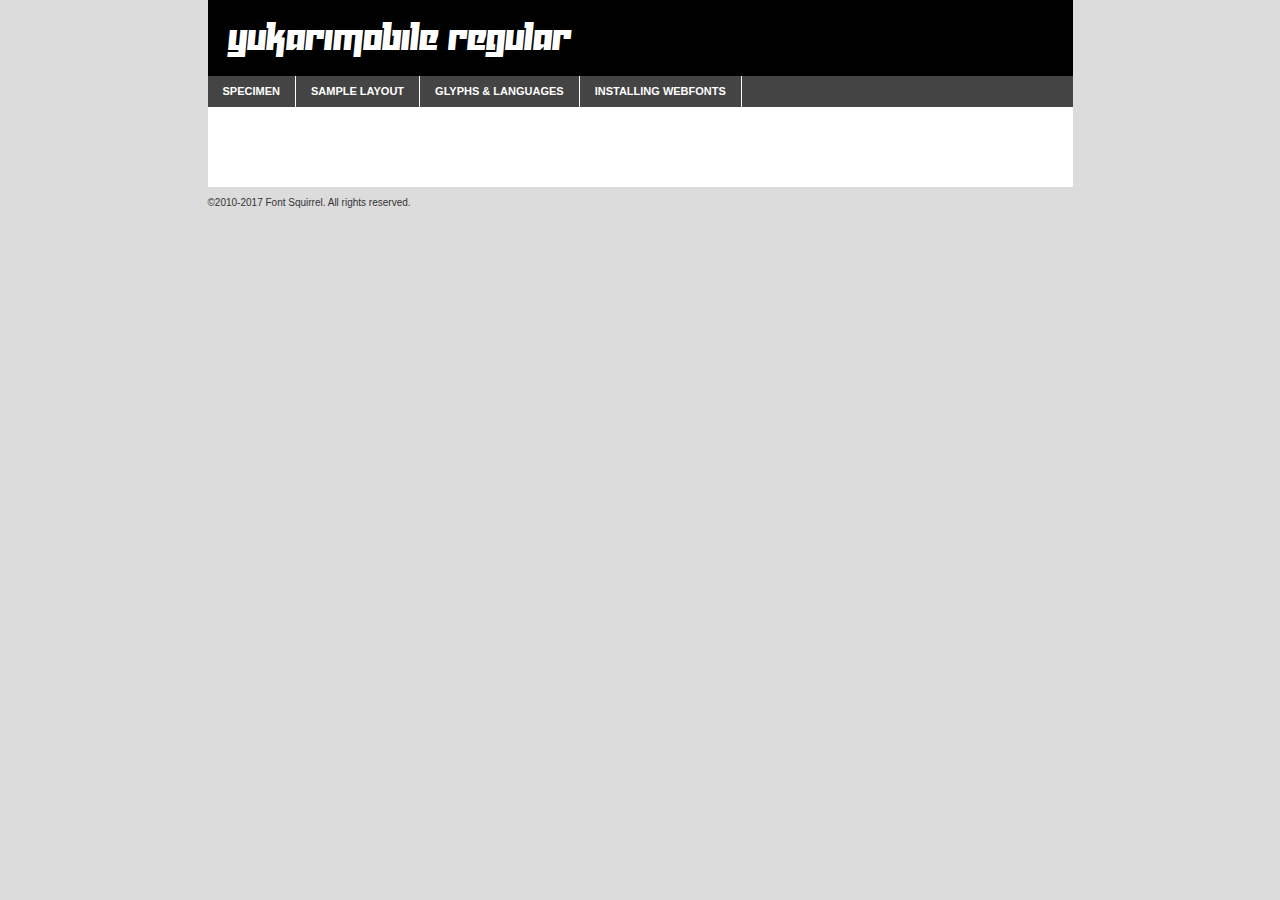
<file: fonts/webfontkit-20230104-145734/yukarimobil-demo.html>
<!DOCTYPE html PUBLIC "-//W3C//DTD XHTML 1.0 Transitional//EN"
        "http://www.w3.org/TR/xhtml1/DTD/xhtml1-transitional.dtd">

<html xmlns="http://www.w3.org/1999/xhtml" xml:lang="en" lang="en">
<head>
    <meta http-equiv="Content-Type" content="text/html; charset=utf-8"/>
    <script src="http://ajax.googleapis.com/ajax/libs/jquery/1.7.2/jquery.min.js" type="text/javascript" charset="utf-8"></script>
    <script type="text/javascript">
		(function($) {
			$.fn.easyTabs = function(option) {
				var param = jQuery.extend({ fadeSpeed: 'fast', defaultContent: 1, activeClass: 'active' }, option);
				$(this).each(function() {
					var thisId = '#' + this.id;
					if ( param.defaultContent == '' )
					{
						param.defaultContent = 1;
					}
					if ( typeof param.defaultContent == 'number' )
					{
						var defaultTab = $(thisId + ' .tabs li:eq(' + (param.defaultContent - 1) + ') a').attr('href').substr(1);
					}
					else
					{
						var defaultTab = param.defaultContent;
					}
					$(thisId + ' .tabs li a').each(function() {
						var tabToHide = $(this).attr('href').substr(1);
						$('#' + tabToHide).addClass('easytabs-tab-content');
					});
					hideAll();
					changeContent(defaultTab);

					function hideAll() {$(thisId + ' .easytabs-tab-content').hide();}

					function changeContent(tabId)
					{
						hideAll();
						$(thisId + ' .tabs li').removeClass(param.activeClass);
						$(thisId + ' .tabs li a[href=#' + tabId + ']').closest('li').addClass(param.activeClass);
						if ( param.fadeSpeed != 'none' )
						{
							$(thisId + ' #' + tabId).fadeIn(param.fadeSpeed);
						}
						else
						{
							$(thisId + ' #' + tabId).show();
						}
					}

					$(thisId + ' .tabs li').click(function() {
						var tabId = $(this).find('a').attr('href').substr(1);
						changeContent(tabId);
						return false;
					});
				});
			}
		})(jQuery);
    </script>
    <link rel="stylesheet" href="specimen_files/specimen_stylesheet.css" type="text/css" charset="utf-8"/>
    <link rel="stylesheet" href="stylesheet.css" type="text/css" charset="utf-8"/>

    <style type="text/css">
        		body {
			font-family: 'yukarimobileregular';
        		}

            </style>

    <title>Yukarimobile Regular Specimen</title>


    <script type="text/javascript" charset="utf-8">
		$(document).ready(function() {
			$('#container').easyTabs({ defaultContent: 1 });
		});
    </script>
</head>

<body>
<div id="container">
    <div id="header">
		Yukarimobile Regular    </div>
    <ul class="tabs">
        <li><a href="#specimen">Specimen</a></li>
        <li><a href="#layout">Sample Layout</a></li>
		        <li><a href="#glyphs">Glyphs &amp; Languages</a></li>
        <li><a href="#installing">Installing Webfonts</a></li>

    </ul>

    <div id="main_content">


        <div id="specimen">

            <div class="section">
                <div class="grid12 firstcol">
                    <div class="huge">AaBb</div>
                </div>
            </div>

            <div class="section">
                <div class="glyph_range">A&#x200B;B&#x200b;C&#x200b;D&#x200b;E&#x200b;F&#x200b;G&#x200b;H&#x200b;I&#x200b;J&#x200b;K&#x200b;L&#x200b;M&#x200b;N&#x200b;O&#x200b;P&#x200b;Q&#x200b;R&#x200b;S&#x200b;T&#x200b;U&#x200b;V&#x200b;W&#x200b;X&#x200b;Y&#x200b;Z&#x200b;a&#x200b;b&#x200b;c&#x200b;d&#x200b;e&#x200b;f&#x200b;g&#x200b;h&#x200b;i&#x200b;j&#x200b;k&#x200b;l&#x200b;m&#x200b;n&#x200b;o&#x200b;p&#x200b;q&#x200b;r&#x200b;s&#x200b;t&#x200b;u&#x200b;v&#x200b;w&#x200b;x&#x200b;y&#x200b;z&#x200b;1&#x200b;2&#x200b;3&#x200b;4&#x200b;5&#x200b;6&#x200b;7&#x200b;8&#x200b;9&#x200b;0&#x200b;&amp;&#x200b;.&#x200b;,&#x200b;?&#x200b;!&#x200b;&#64;&#x200b;(&#x200b;)&#x200b;#&#x200b;$&#x200b;%&#x200b;*&#x200b;+&#x200b;-&#x200b;=&#x200b;:&#x200b;;</div>
            </div>
            <div class="section">
                <div class="grid12 firstcol">
                    <table class="sample_table">
                        <tr>
                            <td>10</td>
                            <td class="size10">abcdefghijklmnopqrstuvwxyzABCDEFGHIJKLMNOPQRSTUVWXYZ0123456789abcdefghijklmnopqrstuvwxyzABCDEFGHIJKLMNOPQRSTUVWXYZ0123456789abcdefghijklmnopqrstuvwxyzABCDEFGHIJKLMNOPQRSTUVWXYZ</td>
                        </tr>
                        <tr>
                            <td>11</td>
                            <td class="size11">abcdefghijklmnopqrstuvwxyzABCDEFGHIJKLMNOPQRSTUVWXYZ0123456789abcdefghijklmnopqrstuvwxyzABCDEFGHIJKLMNOPQRSTUVWXYZ0123456789abcdefghijklmnopqrstuvwxyzABCDEFGHIJKLMNOPQRSTUVWXYZ</td>
                        </tr>
                        <tr>
                            <td>12</td>
                            <td class="size12">abcdefghijklmnopqrstuvwxyzABCDEFGHIJKLMNOPQRSTUVWXYZ0123456789abcdefghijklmnopqrstuvwxyzABCDEFGHIJKLMNOPQRSTUVWXYZ0123456789abcdefghijklmnopqrstuvwxyzABCDEFGHIJKLMNOPQRSTUVWXYZ</td>
                        </tr>
                        <tr>
                            <td>13</td>
                            <td class="size13">abcdefghijklmnopqrstuvwxyzABCDEFGHIJKLMNOPQRSTUVWXYZ0123456789abcdefghijklmnopqrstuvwxyzABCDEFGHIJKLMNOPQRSTUVWXYZ0123456789abcdefghijklmnopqrstuvwxyzABCDEFGHIJKLMNOPQRSTUVWXYZ</td>
                        </tr>
                        <tr>
                            <td>14</td>
                            <td class="size14">abcdefghijklmnopqrstuvwxyzABCDEFGHIJKLMNOPQRSTUVWXYZ0123456789abcdefghijklmnopqrstuvwxyzABCDEFGHIJKLMNOPQRSTUVWXYZ0123456789abcdefghijklmnopqrstuvwxyzABCDEFGHIJKLMNOPQRSTUVWXYZ</td>
                        </tr>
                        <tr>
                            <td>16</td>
                            <td class="size16">abcdefghijklmnopqrstuvwxyzABCDEFGHIJKLMNOPQRSTUVWXYZ0123456789abcdefghijklmnopqrstuvwxyzABCDEFGHIJKLMNOPQRSTUVWXYZ</td>
                        </tr>
                        <tr>
                            <td>18</td>
                            <td class="size18">abcdefghijklmnopqrstuvwxyzABCDEFGHIJKLMNOPQRSTUVWXYZ0123456789abcdefghijklmnopqrstuvwxyzABCDEFGHIJKLMNOPQRSTUVWXYZ</td>
                        </tr>
                        <tr>
                            <td>20</td>
                            <td class="size20">abcdefghijklmnopqrstuvwxyzABCDEFGHIJKLMNOPQRSTUVWXYZ0123456789abcdefghijklmnopqrstuvwxyzABCDEFGHIJKLMNOPQRSTUVWXYZ</td>
                        </tr>
                        <tr>
                            <td>24</td>
                            <td class="size24">abcdefghijklmnopqrstuvwxyzABCDEFGHIJKLMNOPQRSTUVWXYZ0123456789abcdefghijklmnopqrstuvwxyzABCDEFGHIJKLMNOPQRSTUVWXYZ</td>
                        </tr>
                        <tr>
                            <td>30</td>
                            <td class="size30">abcdefghijklmnopqrstuvwxyzABCDEFGHIJKLMNOPQRSTUVWXYZ0123456789abcdefghijklmnopqrstuvwxyzABCDEFGHIJKLMNOPQRSTUVWXYZ</td>
                        </tr>
                        <tr>
                            <td>36</td>
                            <td class="size36">abcdefghijklmnopqrstuvwxyzABCDEFGHIJKLMNOPQRSTUVWXYZ0123456789abcdefghijklmnopqrstuvwxyzABCDEFGHIJKLMNOPQRSTUVWXYZ</td>
                        </tr>
                        <tr>
                            <td>48</td>
                            <td class="size48">abcdefghijklmnopqrstuvwxyzABCDEFGHIJKLMNOPQRSTUVWXYZ0123456789abcdefghijklmnopqrstuvwxyzABCDEFGHIJKLMNOPQRSTUVWXYZ</td>
                        </tr>
                        <tr>
                            <td>60</td>
                            <td class="size60">abcdefghijklmnopqrstuvwxyzABCDEFGHIJKLMNOPQRSTUVWXYZ0123456789abcdefghijklmnopqrstuvwxyzABCDEFGHIJKLMNOPQRSTUVWXYZ</td>
                        </tr>
                        <tr>
                            <td>72</td>
                            <td class="size72">abcdefghijklmnopqrstuvwxyzABCDEFGHIJKLMNOPQRSTUVWXYZ0123456789abcdefghijklmnopqrstuvwxyzABCDEFGHIJKLMNOPQRSTUVWXYZ</td>
                        </tr>
                        <tr>
                            <td>90</td>
                            <td class="size90">abcdefghijklmnopqrstuvwxyzABCDEFGHIJKLMNOPQRSTUVWXYZ0123456789abcdefghijklmnopqrstuvwxyzABCDEFGHIJKLMNOPQRSTUVWXYZ</td>
                        </tr>
                    </table>

                </div>

            </div>


            <div class="section" id="bodycomparison">


                <div id="xheight">
                    <div class="fontbody">&#x25FC;&#x25FC;&#x25FC;&#x25FC;&#x25FC;&#x25FC;&#x25FC;&#x25FC;&#x25FC;&#x25FC;&#x25FC;&#x25FC;&#x25FC;&#x25FC;&#x25FC;&#x25FC;&#x25FC;&#x25FC;&#x25FC;&#x25FC;&#x25FC;&#x25FC;&#x25FC;&#x25FC;&#x25FC;&#x25FC;&#x25FC;&#x25FC;&#x25FC;&#x25FC;&#x25FC;&#x25FC;&#x25FC;&#x25FC;&#x25FC;&#x25FC;&#x25FC;&#x25FC;&#x25FC;&#x25FC;&#x25FC;&#x25FC;&#x25FC;&#x25FC;&#x25FC;&#x25FC;&#x25FC;&#x25FC;&#x25FC;&#x25FC;&#x25FC;&#x25FC;&#x25FC;&#x25FC;&#x25FC;&#x25FC;&#x25FC;&#x25FC;&#x25FC;&#x25FC;&#x25FC;&#x25FC;&#x25FC;&#x25FC;&#x25FC;&#x25FC;&#x25FC;&#x25FC;&#x25FC;&#x25FC;&#x25FC;&#x25FC;&#x25FC;&#x25FC;&#x25FC;&#x25FC;&#x25FC;&#x25FC;&#x25FC;&#x25FC;&#x25FC;&#x25FC;&#x25FC;&#x25FC;&#x25FC;&#x25FC;&#x25FC;&#x25FC;&#x25FC;&#x25FC;&#x25FC;&#x25FC;&#x25FC;&#x25FC;&#x25FC;&#x25FC;&#x25FC;&#x25FC;&#x25FC;body</div>
                    <div class="arialbody">body</div>
                    <div class="verdanabody">body</div>
                    <div class="georgiabody">body</div>
                </div>
                <div class="fontbody" style="z-index:1">
                    body<span>Yukarimobile Regular</span>
                </div>
                <div class="arialbody" style="z-index:1">
                    body<span>Arial</span>
                </div>
                <div class="verdanabody" style="z-index:1">
                    body<span>Verdana</span>
                </div>
                <div class="georgiabody" style="z-index:1">
                    body<span>Georgia</span>
                </div>


            </div>


            <div class="section psample psample_row1" id="">

                <div class="grid2 firstcol">
                    <p class="size10"><span>10.</span>Aenean lacinia bibendum nulla sed consectetur. Fusce dapibus, tellus ac cursus commodo, tortor mauris condimentum nibh, ut fermentum massa justo sit amet risus. Nullam id dolor id nibh ultricies vehicula ut id elit. Cum sociis natoque penatibus et magnis dis parturient montes, nascetur ridiculus mus. Nulla vitae elit libero, a pharetra augue.</p>

                </div>
                <div class="grid3">
                    <p class="size11"><span>11.</span>Aenean lacinia bibendum nulla sed consectetur. Fusce dapibus, tellus ac cursus commodo, tortor mauris condimentum nibh, ut fermentum massa justo sit amet risus. Nullam id dolor id nibh ultricies vehicula ut id elit. Cum sociis natoque penatibus et magnis dis parturient montes, nascetur ridiculus mus. Nulla vitae elit libero, a pharetra augue.</p>

                </div>
                <div class="grid3">
                    <p class="size12"><span>12.</span>Aenean lacinia bibendum nulla sed consectetur. Fusce dapibus, tellus ac cursus commodo, tortor mauris condimentum nibh, ut fermentum massa justo sit amet risus. Nullam id dolor id nibh ultricies vehicula ut id elit. Cum sociis natoque penatibus et magnis dis parturient montes, nascetur ridiculus mus. Nulla vitae elit libero, a pharetra augue.</p>

                </div>
                <div class="grid4">
                    <p class="size13"><span>13.</span>Aenean lacinia bibendum nulla sed consectetur. Fusce dapibus, tellus ac cursus commodo, tortor mauris condimentum nibh, ut fermentum massa justo sit amet risus. Nullam id dolor id nibh ultricies vehicula ut id elit. Cum sociis natoque penatibus et magnis dis parturient montes, nascetur ridiculus mus. Nulla vitae elit libero, a pharetra augue.</p>

                </div>
                <div class="white_blend"></div>

            </div>
            <div class="section psample psample_row2" id="">
                <div class="grid3 firstcol">
                    <p class="size14"><span>14.</span>Aenean lacinia bibendum nulla sed consectetur. Fusce dapibus, tellus ac cursus commodo, tortor mauris condimentum nibh, ut fermentum massa justo sit amet risus. Nullam id dolor id nibh ultricies vehicula ut id elit. Cum sociis natoque penatibus et magnis dis parturient montes, nascetur ridiculus mus. Nulla vitae elit libero, a pharetra augue.</p>

                </div>
                <div class="grid4">
                    <p class="size16"><span>16.</span>Aenean lacinia bibendum nulla sed consectetur. Fusce dapibus, tellus ac cursus commodo, tortor mauris condimentum nibh, ut fermentum massa justo sit amet risus. Nullam id dolor id nibh ultricies vehicula ut id elit. Cum sociis natoque penatibus et magnis dis parturient montes, nascetur ridiculus mus. Nulla vitae elit libero, a pharetra augue.</p>

                </div>
                <div class="grid5">
                    <p class="size18"><span>18.</span>Aenean lacinia bibendum nulla sed consectetur. Fusce dapibus, tellus ac cursus commodo, tortor mauris condimentum nibh, ut fermentum massa justo sit amet risus. Nullam id dolor id nibh ultricies vehicula ut id elit. Cum sociis natoque penatibus et magnis dis parturient montes, nascetur ridiculus mus. Nulla vitae elit libero, a pharetra augue.</p>

                </div>

                <div class="white_blend"></div>

            </div>

            <div class="section psample psample_row3" id="">
                <div class="grid5 firstcol">
                    <p class="size20"><span>20.</span>Aenean lacinia bibendum nulla sed consectetur. Fusce dapibus, tellus ac cursus commodo, tortor mauris condimentum nibh, ut fermentum massa justo sit amet risus. Nullam id dolor id nibh ultricies vehicula ut id elit. Cum sociis natoque penatibus et magnis dis parturient montes, nascetur ridiculus mus. Nulla vitae elit libero, a pharetra augue.</p>
                </div>
                <div class="grid7">
                    <p class="size24"><span>24.</span>Aenean lacinia bibendum nulla sed consectetur. Fusce dapibus, tellus ac cursus commodo, tortor mauris condimentum nibh, ut fermentum massa justo sit amet risus. Nullam id dolor id nibh ultricies vehicula ut id elit. Cum sociis natoque penatibus et magnis dis parturient montes, nascetur ridiculus mus. Nulla vitae elit libero, a pharetra augue.</p>
                </div>

                <div class="white_blend"></div>

            </div>

            <div class="section psample psample_row4" id="">
                <div class="grid12 firstcol">
                    <p class="size30"><span>30.</span>Aenean lacinia bibendum nulla sed consectetur. Fusce dapibus, tellus ac cursus commodo, tortor mauris condimentum nibh, ut fermentum massa justo sit amet risus. Nullam id dolor id nibh ultricies vehicula ut id elit. Cum sociis natoque penatibus et magnis dis parturient montes, nascetur ridiculus mus. Nulla vitae elit libero, a pharetra augue.</p>
                </div>
                <div class="white_blend"></div>

            </div>


            <div class="section psample psample_row1 fullreverse">
                <div class="grid2 firstcol">
                    <p class="size10"><span>10.</span>Aenean lacinia bibendum nulla sed consectetur. Fusce dapibus, tellus ac cursus commodo, tortor mauris condimentum nibh, ut fermentum massa justo sit amet risus. Nullam id dolor id nibh ultricies vehicula ut id elit. Cum sociis natoque penatibus et magnis dis parturient montes, nascetur ridiculus mus. Nulla vitae elit libero, a pharetra augue.</p>

                </div>
                <div class="grid3">
                    <p class="size11"><span>11.</span>Aenean lacinia bibendum nulla sed consectetur. Fusce dapibus, tellus ac cursus commodo, tortor mauris condimentum nibh, ut fermentum massa justo sit amet risus. Nullam id dolor id nibh ultricies vehicula ut id elit. Cum sociis natoque penatibus et magnis dis parturient montes, nascetur ridiculus mus. Nulla vitae elit libero, a pharetra augue.</p>

                </div>
                <div class="grid3">
                    <p class="size12"><span>12.</span>Aenean lacinia bibendum nulla sed consectetur. Fusce dapibus, tellus ac cursus commodo, tortor mauris condimentum nibh, ut fermentum massa justo sit amet risus. Nullam id dolor id nibh ultricies vehicula ut id elit. Cum sociis natoque penatibus et magnis dis parturient montes, nascetur ridiculus mus. Nulla vitae elit libero, a pharetra augue.</p>

                </div>
                <div class="grid4">
                    <p class="size13"><span>13.</span>Aenean lacinia bibendum nulla sed consectetur. Fusce dapibus, tellus ac cursus commodo, tortor mauris condimentum nibh, ut fermentum massa justo sit amet risus. Nullam id dolor id nibh ultricies vehicula ut id elit. Cum sociis natoque penatibus et magnis dis parturient montes, nascetur ridiculus mus. Nulla vitae elit libero, a pharetra augue.</p>

                </div>
                <div class="black_blend"></div>

            </div>

            <div class="section psample psample_row2 fullreverse">
                <div class="grid3 firstcol">
                    <p class="size14"><span>14.</span>Aenean lacinia bibendum nulla sed consectetur. Fusce dapibus, tellus ac cursus commodo, tortor mauris condimentum nibh, ut fermentum massa justo sit amet risus. Nullam id dolor id nibh ultricies vehicula ut id elit. Cum sociis natoque penatibus et magnis dis parturient montes, nascetur ridiculus mus. Nulla vitae elit libero, a pharetra augue.</p>

                </div>
                <div class="grid4">
                    <p class="size16"><span>16.</span>Aenean lacinia bibendum nulla sed consectetur. Fusce dapibus, tellus ac cursus commodo, tortor mauris condimentum nibh, ut fermentum massa justo sit amet risus. Nullam id dolor id nibh ultricies vehicula ut id elit. Cum sociis natoque penatibus et magnis dis parturient montes, nascetur ridiculus mus. Nulla vitae elit libero, a pharetra augue.</p>

                </div>
                <div class="grid5">
                    <p class="size18"><span>18.</span>Aenean lacinia bibendum nulla sed consectetur. Fusce dapibus, tellus ac cursus commodo, tortor mauris condimentum nibh, ut fermentum massa justo sit amet risus. Nullam id dolor id nibh ultricies vehicula ut id elit. Cum sociis natoque penatibus et magnis dis parturient montes, nascetur ridiculus mus. Nulla vitae elit libero, a pharetra augue.</p>

                </div>
                <div class="black_blend"></div>

            </div>

            <div class="section psample fullreverse psample_row3" id="">
                <div class="grid5 firstcol">
                    <p class="size20"><span>20.</span>Aenean lacinia bibendum nulla sed consectetur. Fusce dapibus, tellus ac cursus commodo, tortor mauris condimentum nibh, ut fermentum massa justo sit amet risus. Nullam id dolor id nibh ultricies vehicula ut id elit. Cum sociis natoque penatibus et magnis dis parturient montes, nascetur ridiculus mus. Nulla vitae elit libero, a pharetra augue.</p>
                </div>
                <div class="grid7">
                    <p class="size24"><span>24.</span>Aenean lacinia bibendum nulla sed consectetur. Fusce dapibus, tellus ac cursus commodo, tortor mauris condimentum nibh, ut fermentum massa justo sit amet risus. Nullam id dolor id nibh ultricies vehicula ut id elit. Cum sociis natoque penatibus et magnis dis parturient montes, nascetur ridiculus mus. Nulla vitae elit libero, a pharetra augue.</p>
                </div>

                <div class="black_blend"></div>

            </div>

            <div class="section psample fullreverse psample_row4" id="" style="border-bottom: 20px #000 solid;">
                <div class="grid12 firstcol">
                    <p class="size30"><span>30.</span>Aenean lacinia bibendum nulla sed consectetur. Fusce dapibus, tellus ac cursus commodo, tortor mauris condimentum nibh, ut fermentum massa justo sit amet risus. Nullam id dolor id nibh ultricies vehicula ut id elit. Cum sociis natoque penatibus et magnis dis parturient montes, nascetur ridiculus mus. Nulla vitae elit libero, a pharetra augue.</p>
                </div>
                <div class="black_blend"></div>

            </div>


        </div>

        <div id="layout">

            <div class="section">

                <div class="grid12 firstcol">
                    <h1>Lorem Ipsum Dolor</h1>
                    <h2>Etiam porta sem malesuada magna mollis euismod</h2>

                    <p class="byline">By <a href="#link">Aenean Lacinia</a></p>
                </div>
            </div>
            <div class="section">
                <div class="grid8 firstcol">
                    <p class="large">Donec sed odio dui. Morbi leo risus, porta ac consectetur ac, vestibulum at eros. Fusce dapibus, tellus ac cursus commodo, tortor mauris condimentum nibh, ut fermentum massa justo sit amet risus. </p>


                    <h3>Pellentesque ornare sem</h3>

                    <p>Maecenas sed diam eget risus varius blandit sit amet non magna. Maecenas faucibus mollis interdum. Donec ullamcorper nulla non metus auctor fringilla. Nullam id dolor id nibh ultricies vehicula ut id elit. Nullam id dolor id nibh ultricies vehicula ut id elit. </p>

                    <p>Aenean eu leo quam. Pellentesque ornare sem lacinia quam venenatis vestibulum. Lorem ipsum dolor sit amet, consectetur adipiscing elit. Cum sociis natoque penatibus et magnis dis parturient montes, nascetur ridiculus mus. </p>

                    <p>Nulla vitae elit libero, a pharetra augue. Praesent commodo cursus magna, vel scelerisque nisl consectetur et. Aenean lacinia bibendum nulla sed consectetur. </p>

                    <p>Nullam quis risus eget urna mollis ornare vel eu leo. Nullam quis risus eget urna mollis ornare vel eu leo. Maecenas sed diam eget risus varius blandit sit amet non magna. Donec ullamcorper nulla non metus auctor fringilla. </p>

                    <h3>Cras mattis consectetur</h3>

                    <p>Aenean eu leo quam. Pellentesque ornare sem lacinia quam venenatis vestibulum. Aenean lacinia bibendum nulla sed consectetur. Integer posuere erat a ante venenatis dapibus posuere velit aliquet. Cras mattis consectetur purus sit amet fermentum. </p>

                    <p>Nullam id dolor id nibh ultricies vehicula ut id elit. Nullam quis risus eget urna mollis ornare vel eu leo. Cras mattis consectetur purus sit amet fermentum.</p>
                </div>

                <div class="grid4 sidebar">

                    <div class="box reverse">
                        <p class="last">Nullam quis risus eget urna mollis ornare vel eu leo. Donec ullamcorper nulla non metus auctor fringilla. Cras mattis consectetur purus sit amet fermentum. Sed posuere consectetur est at lobortis. Lorem ipsum dolor sit amet, consectetur adipiscing elit. </p>
                    </div>

                    <p class="caption">Maecenas sed diam eget risus varius.</p>

                    <p>Vestibulum id ligula porta felis euismod semper. Integer posuere erat a ante venenatis dapibus posuere velit aliquet. Vestibulum id ligula porta felis euismod semper. Sed posuere consectetur est at lobortis. Maecenas sed diam eget risus varius blandit sit amet non magna. Fusce dapibus, tellus ac cursus commodo, tortor mauris condimentum nibh, ut fermentum massa justo sit amet risus. </p>


                    <p>Duis mollis, est non commodo luctus, nisi erat porttitor ligula, eget lacinia odio sem nec elit. Aenean lacinia bibendum nulla sed consectetur. Vivamus sagittis lacus vel augue laoreet rutrum faucibus dolor auctor. Aenean lacinia bibendum nulla sed consectetur. Nullam quis risus eget urna mollis ornare vel eu leo. </p>

                    <p>Praesent commodo cursus magna, vel scelerisque nisl consectetur et. Donec ullamcorper nulla non metus auctor fringilla. Maecenas faucibus mollis interdum. Fusce dapibus, tellus ac cursus commodo, tortor mauris condimentum nibh, ut fermentum massa justo sit amet risus. </p>

                </div>
            </div>

        </div>


		

        <div id="glyphs">
            <div class="section">
                <div class="grid12 firstcol">

                    <h1>Language Support</h1>
                    <p>The subset of Yukarimobile Regular in this kit supports the following languages:<br/>

						Albanian, Basque, Breton, Chamorro, Danish, Dutch, English, Faroese, Finnish, French, Frisian, Galician, German, Icelandic, Italian, Malagasy, Norwegian, Portuguese, Spanish, Alsatian, Aragonese, Arapaho, Arrernte, Asturian, Aymara, Bislama, Cebuano, Corsican, Fijian, French_creole, Genoese, Gilbertese, Greenlandic, Haitian_creole, Hiligaynon, Hmong, Hopi, Ibanag, Iloko_ilokano, Indonesian, Interglossa_glosa, Interlingua, Irish_gaelic, Jerriais, Lojban, Lombard, Luxembourgeois, Manx, Mohawk, Norfolk_pitcairnese, Occitan, Oromo, Pangasinan, Papiamento, Piedmontese, Potawatomi, Rhaeto-romance, Romansh, Rotokas, Sami_lule, Samoan, Sardinian, Scots_gaelic, Seychelles_creole, Shona, Sicilian, Somali, Southern_ndebele, Swahili, Swati_swazi, Tagalog_filipino_pilipino, Tetum, Tok_pisin, Uyghur_latinized, Volapuk, Walloon, Warlpiri, Xhosa, Yapese, Zulu, Latinbasic, Ubasic, Demo                    </p>
                    <h1>Glyph Chart</h1>
                    <p>The subset of Yukarimobile Regular in this kit includes all the glyphs listed below. Unicode entities are included above each glyph to help you insert individual characters into your layout.</p>
                    <div id="glyph_chart">

																				                                <div><p>&amp;#13;</p>&#13;</div>
																				                                <div><p>&amp;#32;</p>&#32;</div>
																				                                <div><p>&amp;#33;</p>&#33;</div>
																				                                <div><p>&amp;#34;</p>&#34;</div>
																				                                <div><p>&amp;#35;</p>&#35;</div>
																				                                <div><p>&amp;#36;</p>&#36;</div>
																				                                <div><p>&amp;#37;</p>&#37;</div>
																				                                <div><p>&amp;#38;</p>&#38;</div>
																				                                <div><p>&amp;#39;</p>&#39;</div>
																				                                <div><p>&amp;#40;</p>&#40;</div>
																				                                <div><p>&amp;#41;</p>&#41;</div>
																				                                <div><p>&amp;#42;</p>&#42;</div>
																				                                <div><p>&amp;#43;</p>&#43;</div>
																				                                <div><p>&amp;#44;</p>&#44;</div>
																				                                <div><p>&amp;#45;</p>&#45;</div>
																				                                <div><p>&amp;#46;</p>&#46;</div>
																				                                <div><p>&amp;#47;</p>&#47;</div>
																				                                <div><p>&amp;#48;</p>&#48;</div>
																				                                <div><p>&amp;#49;</p>&#49;</div>
																				                                <div><p>&amp;#50;</p>&#50;</div>
																				                                <div><p>&amp;#51;</p>&#51;</div>
																				                                <div><p>&amp;#52;</p>&#52;</div>
																				                                <div><p>&amp;#53;</p>&#53;</div>
																				                                <div><p>&amp;#54;</p>&#54;</div>
																				                                <div><p>&amp;#55;</p>&#55;</div>
																				                                <div><p>&amp;#56;</p>&#56;</div>
																				                                <div><p>&amp;#57;</p>&#57;</div>
																				                                <div><p>&amp;#58;</p>&#58;</div>
																				                                <div><p>&amp;#59;</p>&#59;</div>
																				                                <div><p>&amp;#60;</p>&#60;</div>
																				                                <div><p>&amp;#61;</p>&#61;</div>
																				                                <div><p>&amp;#62;</p>&#62;</div>
																				                                <div><p>&amp;#63;</p>&#63;</div>
																				                                <div><p>&amp;#64;</p>&#64;</div>
																				                                <div><p>&amp;#65;</p>&#65;</div>
																				                                <div><p>&amp;#66;</p>&#66;</div>
																				                                <div><p>&amp;#67;</p>&#67;</div>
																				                                <div><p>&amp;#68;</p>&#68;</div>
																				                                <div><p>&amp;#69;</p>&#69;</div>
																				                                <div><p>&amp;#70;</p>&#70;</div>
																				                                <div><p>&amp;#71;</p>&#71;</div>
																				                                <div><p>&amp;#72;</p>&#72;</div>
																				                                <div><p>&amp;#73;</p>&#73;</div>
																				                                <div><p>&amp;#74;</p>&#74;</div>
																				                                <div><p>&amp;#75;</p>&#75;</div>
																				                                <div><p>&amp;#76;</p>&#76;</div>
																				                                <div><p>&amp;#77;</p>&#77;</div>
																				                                <div><p>&amp;#78;</p>&#78;</div>
																				                                <div><p>&amp;#79;</p>&#79;</div>
																				                                <div><p>&amp;#80;</p>&#80;</div>
																				                                <div><p>&amp;#81;</p>&#81;</div>
																				                                <div><p>&amp;#82;</p>&#82;</div>
																				                                <div><p>&amp;#83;</p>&#83;</div>
																				                                <div><p>&amp;#84;</p>&#84;</div>
																				                                <div><p>&amp;#85;</p>&#85;</div>
																				                                <div><p>&amp;#86;</p>&#86;</div>
																				                                <div><p>&amp;#87;</p>&#87;</div>
																				                                <div><p>&amp;#88;</p>&#88;</div>
																				                                <div><p>&amp;#89;</p>&#89;</div>
																				                                <div><p>&amp;#90;</p>&#90;</div>
																				                                <div><p>&amp;#91;</p>&#91;</div>
																				                                <div><p>&amp;#92;</p>&#92;</div>
																				                                <div><p>&amp;#93;</p>&#93;</div>
																				                                <div><p>&amp;#94;</p>&#94;</div>
																				                                <div><p>&amp;#95;</p>&#95;</div>
																				                                <div><p>&amp;#96;</p>&#96;</div>
																				                                <div><p>&amp;#97;</p>&#97;</div>
																				                                <div><p>&amp;#98;</p>&#98;</div>
																				                                <div><p>&amp;#99;</p>&#99;</div>
																				                                <div><p>&amp;#100;</p>&#100;</div>
																				                                <div><p>&amp;#101;</p>&#101;</div>
																				                                <div><p>&amp;#102;</p>&#102;</div>
																				                                <div><p>&amp;#103;</p>&#103;</div>
																				                                <div><p>&amp;#104;</p>&#104;</div>
																				                                <div><p>&amp;#105;</p>&#105;</div>
																				                                <div><p>&amp;#106;</p>&#106;</div>
																				                                <div><p>&amp;#107;</p>&#107;</div>
																				                                <div><p>&amp;#108;</p>&#108;</div>
																				                                <div><p>&amp;#109;</p>&#109;</div>
																				                                <div><p>&amp;#110;</p>&#110;</div>
																				                                <div><p>&amp;#111;</p>&#111;</div>
																				                                <div><p>&amp;#112;</p>&#112;</div>
																				                                <div><p>&amp;#113;</p>&#113;</div>
																				                                <div><p>&amp;#114;</p>&#114;</div>
																				                                <div><p>&amp;#115;</p>&#115;</div>
																				                                <div><p>&amp;#116;</p>&#116;</div>
																				                                <div><p>&amp;#117;</p>&#117;</div>
																				                                <div><p>&amp;#118;</p>&#118;</div>
																				                                <div><p>&amp;#119;</p>&#119;</div>
																				                                <div><p>&amp;#120;</p>&#120;</div>
																				                                <div><p>&amp;#121;</p>&#121;</div>
																				                                <div><p>&amp;#122;</p>&#122;</div>
																				                                <div><p>&amp;#123;</p>&#123;</div>
																				                                <div><p>&amp;#124;</p>&#124;</div>
																				                                <div><p>&amp;#125;</p>&#125;</div>
																				                                <div><p>&amp;#126;</p>&#126;</div>
																				                                <div><p>&amp;#160;</p>&#160;</div>
																				                                <div><p>&amp;#161;</p>&#161;</div>
																				                                <div><p>&amp;#162;</p>&#162;</div>
																				                                <div><p>&amp;#163;</p>&#163;</div>
																				                                <div><p>&amp;#165;</p>&#165;</div>
																				                                <div><p>&amp;#166;</p>&#166;</div>
																				                                <div><p>&amp;#167;</p>&#167;</div>
																				                                <div><p>&amp;#168;</p>&#168;</div>
																				                                <div><p>&amp;#169;</p>&#169;</div>
																				                                <div><p>&amp;#170;</p>&#170;</div>
																				                                <div><p>&amp;#171;</p>&#171;</div>
																				                                <div><p>&amp;#172;</p>&#172;</div>
																				                                <div><p>&amp;#173;</p>&#173;</div>
																				                                <div><p>&amp;#174;</p>&#174;</div>
																				                                <div><p>&amp;#175;</p>&#175;</div>
																				                                <div><p>&amp;#176;</p>&#176;</div>
																				                                <div><p>&amp;#177;</p>&#177;</div>
																				                                <div><p>&amp;#178;</p>&#178;</div>
																				                                <div><p>&amp;#179;</p>&#179;</div>
																				                                <div><p>&amp;#180;</p>&#180;</div>
																				                                <div><p>&amp;#181;</p>&#181;</div>
																				                                <div><p>&amp;#182;</p>&#182;</div>
																				                                <div><p>&amp;#183;</p>&#183;</div>
																				                                <div><p>&amp;#184;</p>&#184;</div>
																				                                <div><p>&amp;#185;</p>&#185;</div>
																				                                <div><p>&amp;#186;</p>&#186;</div>
																				                                <div><p>&amp;#187;</p>&#187;</div>
																				                                <div><p>&amp;#188;</p>&#188;</div>
																				                                <div><p>&amp;#189;</p>&#189;</div>
																				                                <div><p>&amp;#190;</p>&#190;</div>
																				                                <div><p>&amp;#191;</p>&#191;</div>
																				                                <div><p>&amp;#192;</p>&#192;</div>
																				                                <div><p>&amp;#193;</p>&#193;</div>
																				                                <div><p>&amp;#194;</p>&#194;</div>
																				                                <div><p>&amp;#195;</p>&#195;</div>
																				                                <div><p>&amp;#196;</p>&#196;</div>
																				                                <div><p>&amp;#197;</p>&#197;</div>
																				                                <div><p>&amp;#198;</p>&#198;</div>
																				                                <div><p>&amp;#199;</p>&#199;</div>
																				                                <div><p>&amp;#200;</p>&#200;</div>
																				                                <div><p>&amp;#201;</p>&#201;</div>
																				                                <div><p>&amp;#202;</p>&#202;</div>
																				                                <div><p>&amp;#203;</p>&#203;</div>
																				                                <div><p>&amp;#204;</p>&#204;</div>
																				                                <div><p>&amp;#205;</p>&#205;</div>
																				                                <div><p>&amp;#206;</p>&#206;</div>
																				                                <div><p>&amp;#207;</p>&#207;</div>
																				                                <div><p>&amp;#208;</p>&#208;</div>
																				                                <div><p>&amp;#209;</p>&#209;</div>
																				                                <div><p>&amp;#210;</p>&#210;</div>
																				                                <div><p>&amp;#211;</p>&#211;</div>
																				                                <div><p>&amp;#212;</p>&#212;</div>
																				                                <div><p>&amp;#213;</p>&#213;</div>
																				                                <div><p>&amp;#214;</p>&#214;</div>
																				                                <div><p>&amp;#215;</p>&#215;</div>
																				                                <div><p>&amp;#216;</p>&#216;</div>
																				                                <div><p>&amp;#217;</p>&#217;</div>
																				                                <div><p>&amp;#218;</p>&#218;</div>
																				                                <div><p>&amp;#219;</p>&#219;</div>
																				                                <div><p>&amp;#220;</p>&#220;</div>
																				                                <div><p>&amp;#221;</p>&#221;</div>
																				                                <div><p>&amp;#222;</p>&#222;</div>
																				                                <div><p>&amp;#223;</p>&#223;</div>
																				                                <div><p>&amp;#224;</p>&#224;</div>
																				                                <div><p>&amp;#225;</p>&#225;</div>
																				                                <div><p>&amp;#226;</p>&#226;</div>
																				                                <div><p>&amp;#227;</p>&#227;</div>
																				                                <div><p>&amp;#228;</p>&#228;</div>
																				                                <div><p>&amp;#229;</p>&#229;</div>
																				                                <div><p>&amp;#230;</p>&#230;</div>
																				                                <div><p>&amp;#231;</p>&#231;</div>
																				                                <div><p>&amp;#232;</p>&#232;</div>
																				                                <div><p>&amp;#233;</p>&#233;</div>
																				                                <div><p>&amp;#234;</p>&#234;</div>
																				                                <div><p>&amp;#235;</p>&#235;</div>
																				                                <div><p>&amp;#236;</p>&#236;</div>
																				                                <div><p>&amp;#237;</p>&#237;</div>
																				                                <div><p>&amp;#238;</p>&#238;</div>
																				                                <div><p>&amp;#239;</p>&#239;</div>
																				                                <div><p>&amp;#240;</p>&#240;</div>
																				                                <div><p>&amp;#241;</p>&#241;</div>
																				                                <div><p>&amp;#242;</p>&#242;</div>
																				                                <div><p>&amp;#243;</p>&#243;</div>
																				                                <div><p>&amp;#244;</p>&#244;</div>
																				                                <div><p>&amp;#245;</p>&#245;</div>
																				                                <div><p>&amp;#246;</p>&#246;</div>
																				                                <div><p>&amp;#247;</p>&#247;</div>
																				                                <div><p>&amp;#248;</p>&#248;</div>
																				                                <div><p>&amp;#249;</p>&#249;</div>
																				                                <div><p>&amp;#250;</p>&#250;</div>
																				                                <div><p>&amp;#251;</p>&#251;</div>
																				                                <div><p>&amp;#252;</p>&#252;</div>
																				                                <div><p>&amp;#253;</p>&#253;</div>
																				                                <div><p>&amp;#254;</p>&#254;</div>
																				                                <div><p>&amp;#255;</p>&#255;</div>
																				                                <div><p>&amp;#338;</p>&#338;</div>
																				                                <div><p>&amp;#339;</p>&#339;</div>
																				                                <div><p>&amp;#376;</p>&#376;</div>
																				                                <div><p>&amp;#710;</p>&#710;</div>
																				                                <div><p>&amp;#732;</p>&#732;</div>
																				                                <div><p>&amp;#8192;</p>&#8192;</div>
																				                                <div><p>&amp;#8193;</p>&#8193;</div>
																				                                <div><p>&amp;#8194;</p>&#8194;</div>
																				                                <div><p>&amp;#8195;</p>&#8195;</div>
																				                                <div><p>&amp;#8196;</p>&#8196;</div>
																				                                <div><p>&amp;#8197;</p>&#8197;</div>
																				                                <div><p>&amp;#8198;</p>&#8198;</div>
																				                                <div><p>&amp;#8199;</p>&#8199;</div>
																				                                <div><p>&amp;#8200;</p>&#8200;</div>
																				                                <div><p>&amp;#8201;</p>&#8201;</div>
																				                                <div><p>&amp;#8202;</p>&#8202;</div>
																				                                <div><p>&amp;#8208;</p>&#8208;</div>
																				                                <div><p>&amp;#8209;</p>&#8209;</div>
																				                                <div><p>&amp;#8210;</p>&#8210;</div>
																				                                <div><p>&amp;#8211;</p>&#8211;</div>
																				                                <div><p>&amp;#8212;</p>&#8212;</div>
																				                                <div><p>&amp;#8216;</p>&#8216;</div>
																				                                <div><p>&amp;#8217;</p>&#8217;</div>
																				                                <div><p>&amp;#8218;</p>&#8218;</div>
																				                                <div><p>&amp;#8220;</p>&#8220;</div>
																				                                <div><p>&amp;#8221;</p>&#8221;</div>
																				                                <div><p>&amp;#8222;</p>&#8222;</div>
																				                                <div><p>&amp;#8226;</p>&#8226;</div>
																				                                <div><p>&amp;#8230;</p>&#8230;</div>
																				                                <div><p>&amp;#8239;</p>&#8239;</div>
																				                                <div><p>&amp;#8249;</p>&#8249;</div>
																				                                <div><p>&amp;#8250;</p>&#8250;</div>
																				                                <div><p>&amp;#8287;</p>&#8287;</div>
																				                                <div><p>&amp;#8364;</p>&#8364;</div>
																				                                <div><p>&amp;#8482;</p>&#8482;</div>
																				                                <div><p>&amp;#9724;</p>&#9724;</div>
																				                                <div><p>&amp;#64257;</p>&#64257;</div>
																				                                <div><p>&amp;#64258;</p>&#64258;</div>
																																													                    </div>
                </div>


            </div>
        </div>


        <div id="specs">

        </div>

        <div id="installing">
            <div class="section">
                <div class="grid7 firstcol">
                    <h1>Installing Webfonts</h1>

                    <p>Webfonts are supported by all major browser platforms but not all in the same way. There are currently four different font formats that must be included in order to target all browsers. This includes TTF, WOFF, EOT and SVG.</p>

                    <h2>1. Upload your webfonts</h2>
                    <p>You must upload your webfont kit to your website. They should be in or near the same directory as your CSS files.</p>

                    <h2>2. Include the webfont stylesheet</h2>
                    <p>A special CSS @font-face declaration helps the various browsers select the appropriate font it needs without causing you a bunch of headaches. Learn more about this syntax by reading the <a href="https://www.fontspring.com/blog/further-hardening-of-the-bulletproof-syntax">Fontspring blog post</a> about it. The code for it is as follows:</p>


                    <code>
                        @font-face{
                        font-family: 'MyWebFont';
                        src: url('WebFont.eot');
                        src: url('WebFont.eot?#iefix') format('embedded-opentype'),
                        url('WebFont.woff') format('woff'),
                        url('WebFont.ttf') format('truetype'),
                        url('WebFont.svg#webfont') format('svg');
                        }
                    </code>

                    <p>We've already gone ahead and generated the code for you. All you have to do is link to the stylesheet in your HTML, like this:</p>
                    <code>&lt;link rel=&quot;stylesheet&quot; href=&quot;stylesheet.css&quot; type=&quot;text/css&quot; charset=&quot;utf-8&quot; /&gt;</code>

                    <h2>3. Modify your own stylesheet</h2>
                    <p>To take advantage of your new fonts, you must tell your stylesheet to use them. Look at the original @font-face declaration above and find the property called "font-family." The name linked there will be what you use to reference the font. Prepend that webfont name to the font stack in the "font-family" property, inside the selector you want to change. For example:</p>
                    <code>p { font-family: 'WebFont', Arial, sans-serif; }</code>

                    <h2>4. Test</h2>
                    <p>Getting webfonts to work cross-browser <em>can</em> be tricky. Use the information in the sidebar to help you if you find that fonts aren't loading in a particular browser.</p>
                </div>

                <div class="grid5 sidebar">
                    <div class="box">
                        <h2>Troubleshooting<br/>Font-Face Problems</h2>
                        <p>Having trouble getting your webfonts to load in your new website? Here are some tips to sort out what might be the problem.</p>

                        <h3>Fonts not showing in any browser</h3>

                        <p>This sounds like you need to work on the plumbing. You either did not upload the fonts to the correct directory, or you did not link the fonts properly in the CSS. If you've confirmed that all this is correct and you still have a problem, take a look at your .htaccess file and see if requests are getting intercepted.</p>

                        <h3>Fonts not loading in iPhone or iPad</h3>

                        <p>The most common problem here is that you are serving the fonts from an IIS server. IIS refuses to serve files that have unknown MIME types. If that is the case, you must set the MIME type for SVG to "image/svg+xml" in the server settings. Follow these instructions from Microsoft if you need help.</p>

                        <h3>Fonts not loading in Firefox</h3>

                        <p>The primary reason for this failure? You are still using a version Firefox older than 3.5. So upgrade already! If that isn't it, then you are very likely serving fonts from a different domain. Firefox requires that all font assets be served from the same domain. Lastly it is possible that you need to add WOFF to your list of MIME types (if you are serving via IIS.)</p>

                        <h3>Fonts not loading in IE</h3>

                        <p>Are you looking at Internet Explorer on an actual Windows machine or are you cheating by using a service like Adobe BrowserLab? Many of these screenshot services do not render @font-face for IE. Best to test it on a real machine.</p>

                        <h3>Fonts not loading in IE9</h3>

                        <p>IE9, like Firefox, requires that fonts be served from the same domain as the website. Make sure that is the case.</p>
                    </div>
                </div>
            </div>

        </div>

    </div>
    <div id="footer">
        <p>&copy;2010-2017 Font Squirrel. All rights reserved.</p>
    </div>
</div>
</body>
</html>
</file>
<file: style.css>
* {
    box-sizing: border-box;
    margin: 0;
    padding: 0;
}

@font-face {
    font-family: "yuka";
    src: url("fonts/webfontkit-20230104-145734/yukarimobil-webfont.woff2") format("woff2"), url("fonts/webfontkit-20230104-145734/yukarimobil-webfont.woff") format("woff");
    font-weight: normal;
    font-style: normal;
}

@font-face {
    font-family: "open-sans-bold";
    src: url("fonts/webfontkit-20230104-145734/opensans-bold-webfont.woff2") format("woff2"), url("fonts/webfontkit-20230104-145734/opensans-bold-webfont.woff") format("woff");
    font-weight: normal;
    font-style: normal;
}

body {
    font-family: system-ui, "Segoe UI", Roboto, Helvetica, Arial, sans-serif, "Apple Color Emoji", "Segoe UI Emoji", "Segoe UI Symbol";
    color: rgb(34, 34, 36);
    display: flex;
    background-color: rgb(235, 237, 238);
}
div.image {
    position: relative;
    width: auto;
    height: 100vh;
}

.back-img {
    max-width: auto;
    height: 100vh;
    opacity: 0.8;
}

.logo {
    position: absolute;
    content: "";
    top: 50%;
    left: 50%;
    transform: translate(-50%, -50%);
    width: 100%;
    height: 75px;
    background-color: rgb(1, 8, 14);
    opacity: 0.5;
    
}

.logo-1::before {
    position: absolute;
    font: 100px "yuka", Roboto, sans-serif;
    content: "Zack";
    top: 50%;
    left: 50%;
    transform: translate(-50%, -50%);
    color: rgb(233, 239, 241);
}

.credits{
    width: max-content;
    position: absolute;
    top: 98%;
    left: 50%;
    transform: translate(-50%, -50%);
    color: rgb(233, 239, 241);
    font: 12px "open-sans-bold", sans-serif;
}

.image a {
    font: 12px "open-sans-bold", sans-serif;
    color: rgb(233, 239, 241);
}

div.main {
    width: 100%;
}

form {
    width: 100%;
    height: auto;
}

.header {
    font-size: 20px;
    font-weight: normal;
    margin: 100px 100px 40px 40px;
}

fieldset {
    margin: 0px;
    padding: 20px 40px;
    min-height: 200px;
    border: none;
    background-color: white;
    box-shadow: 0px 3px 6px -2px rgb(197, 197, 197);
}
fieldset h3 {
    font-size: 20px;
    margin-bottom: 20px;
    font-weight: normal;
}

button[type="submit"] {
    margin: 30px 0 30px 40px;
    border: none;
    cursor: pointer;
    background-image: linear-gradient(rgb(127, 116, 228), rgb(64, 50, 199));
    padding: 10px 30px;
    border-radius: 5px;
    color: aliceblue;
    font: 12px "open-sans-bold", sans-serif;
    box-shadow: 0px 3px 5px -2px rgb(116, 114, 138);
}

button[type="submit"]:hover {
    background-image: linear-gradient(rgb(146, 136, 233), rgb(89, 75, 218));
}

button[type="submit"]:active {
    background-image: linear-gradient(rgb(110, 98, 211), rgb(40, 26, 165));
}

div.inputs {
    display: flex;
    flex-wrap: wrap;
}

label {
    font: 10px Arial, sans-serif;
    letter-spacing: 0.1rem;
    font-weight: bold;
    display: block;
    line-height: 1rem;
}

span strong {
    font-size: 12px;
}

input {
    margin-bottom: 20px;
    margin-right: 50px;
    padding: 3px 5px;
    border: 1px solid rgb(207, 207, 207, 0.7);
    border-radius: 3px;
    font-size: 14px;
}

.have-acc {
    margin-left: 40px;
    font-size: 14px;
}

.have-acc a:link {
    color: rgb(64, 50, 199);
    text-decoration: none;
    font-weight: bold;
}

.have-acc a:hover {
    color: rgb(127, 116, 228);
}

.have-acc a:active {
    color: rgb(20, 10, 116);
}

input:valid {
    border: 1px solid green;
}

input:focus {
    outline: rgb(64, 50, 199) solid 1px;
    box-shadow: 3px 4px 6px -1px rgb(164, 163, 172);
}

input:focus:valid {
    outline: green solid 1px;
    box-shadow: 3px 4px 6px -1px rgb(164, 163, 172);
}

input:invalid {
    border: 1px solid red;
}

input:focus:invalid {
    border: rgb(64, 50, 199) solid 1px;
    outline: rgb(64, 50, 199) solid 1px;
    box-shadow: 3px 4px 6px -1px rgb(164, 163, 172);
}

input[type="tel"]:placeholder-shown:focus {
    border: rgb(64, 50, 199) solid 1px;
    outline: rgb(64, 50, 199) solid 1px;
    box-shadow: 3px 4px 6px -1px rgb(164, 163, 172);
}

input:placeholder-shown {
    border: 1px solid rgb(207, 207, 207, 0.7);
}

input#confirm-pwd:valid {
    border: 1px solid rgb(207, 207, 207, 0.7);
}
input#confirm-pwd:valid:focus {
    border: rgb(64, 50, 199) solid 1px;
    outline: rgb(64, 50, 199) solid 1px;
    box-shadow: 3px 4px 6px -1px rgb(164, 163, 172);
}

span#message {
    display: block;
    min-height: 20px;
    font-size: 14px;
}

@media only screen and (max-width: 1000px) {
    div.image {
        position: relative;
        width: 100vw;
        height: auto;
    }
    
    .back-img {
        max-width: 100vw;
        height: auto;
        opacity: 0.8;
    }

    body {
        display: flex;
        flex-wrap: wrap;
    }

    .credits{
        top: 93%;
        left: 50%;
        transform: translate(-50%, -50%);
    }
    
    .header {
        margin: 30px 100px 40px 40px;
    }

    .have-acc {
        margin-bottom: 40px;
    }
}
</file>
<file: fonts/webfontkit-20230104-145734/stylesheet.css>
/*! Generated by Font Squirrel (https://www.fontsquirrel.com) on January 4, 2023 */



@font-face {
    font-family: 'yukarimobileregular';
    src: url('yukarimobil-webfont.woff2') format('woff2'),
         url('yukarimobil-webfont.woff') format('woff');
    font-weight: normal;
    font-style: normal;

}




@font-face {
    font-family: 'open_sansbold';
    src: url('opensans-bold-webfont.woff2') format('woff2'),
         url('opensans-bold-webfont.woff') format('woff');
    font-weight: normal;
    font-style: normal;

}
</file>
<file: fonts/webfontkit-20230104-145734/specimen_files/specimen_stylesheet.css>
@import url('grid_12-825-55-15.css');

/*  
	CSS Reset by Eric Meyer - Released under Public Domain
    http://meyerweb.com/eric/tools/css/reset/
*/
html, body, div, span, applet, object, iframe,
h1, h2, h3, h4, h5, h6, p, blockquote, pre,
a, abbr, acronym, address, big, cite, code,
del, dfn, em, font, img, ins, kbd, q, s, samp,
small, strike, strong, sub, sup, tt, var,
b, u, i, center, dl, dt, dd, ol, ul, li,
fieldset, form, label, legend, table,
caption, tbody, tfoot, thead, tr, th, td {
	margin:         0;
	padding:        0;
	border:         0;
	outline:        0;
	font-size:      100%;
	vertical-align: baseline;
	background:     transparent;
}

body {
	line-height: 1;
}

ol, ul {
	list-style: none;
}

blockquote, q {
	quotes: none;
}

blockquote:before, blockquote:after,
q:before, q:after {
	content: '';
	content: none;
}

:focus {
	outline: 0;
}

ins {
	text-decoration: none;
}

del {
	text-decoration: line-through;
}

table {
	border-collapse: collapse;
	border-spacing:  0;
}


body {
	color:            #000;
	background-color: #dcdcdc;
}

a {
	text-decoration: none;
	color:           #1883ba;
}

h1 {
	font-size:     32px;
	font-weight:   normal;
	font-style:    normal;
	margin-bottom: 18px;
}

h2 {
	font-size: 18px;
}

#container {
	width:  865px;
	margin: 0px auto;
}


#header {
	padding:          20px;
	font-size:        36px;
	background-color: #000;
	color:            #fff;
}

#header span {
	color: #666;
}

#main_content {
	background-color: #fff;
	padding:          60px 20px 20px;
}


#footer p {
	margin:         0;
	padding-top:    10px;
	padding-bottom: 50px;
	color:          #333;
	font:           10px Arial, sans-serif;
}

.tabs {
	width:            100%;
	height:           31px;
	background-color: #444;
}

.tabs li {
	float:            left;
	margin:           0;
	overflow:         hidden;
	background-color: #444;
}

.tabs li a {
	display:         block;
	color:           #fff;
	text-decoration: none;
	font:            bold 11px/11px 'Arial';
	text-transform:  uppercase;
	padding:         10px 15px;
	border-right:    1px solid #fff;
}

.tabs li a:hover {
	background-color: #00b3ff;

}

.tabs li.active a {
	color:            #000;
	background-color: #fff;
}


div.huge {

	font-size:      300px;
	line-height:    1em;
	padding:        0;
	letter-spacing: -.02em;
	overflow:       hidden;
}

div.glyph_range {
	font-size:   72px;
	line-height: 1.1em;
}

.size10 {
	font-size: 10px;
}

.size11 {
	font-size: 11px;
}

.size12 {
	font-size: 12px;
}

.size13 {
	font-size: 13px;
}

.size14 {
	font-size: 14px;
}

.size16 {
	font-size: 16px;
}

.size18 {
	font-size: 18px;
}

.size20 {
	font-size: 20px;
}

.size24 {
	font-size: 24px;
}

.size30 {
	font-size: 30px;
}

.size36 {
	font-size: 36px;
}

.size48 {
	font-size: 48px;
}

.size60 {
	font-size: 60px;
}

.size72 {
	font-size: 72px;
}

.size90 {
	font-size: 90px;
}


.psample_row1 {
	height: 120px;
}

.psample_row1 {
	height: 120px;
}

.psample_row2 {
	height: 160px;
}

.psample_row3 {
	height: 160px;
}

.psample_row4 {
	height: 160px;
}

.psample {
	overflow: hidden;
	position: relative;
}

.psample p {
	line-height: 1.3em;
	display:     block;
	overflow:    hidden;
	margin:      0;
}

.psample span {
	margin-right: .5em;
}

.white_blend {
	width:            100%;
	height:           61px;
	background-image: url([data-uri]);
	position:         absolute;
	bottom:           0;
}

.black_blend {
	width:            100%;
	height:           61px;
	background-image: url([data-uri]);
	position:         absolute;
	bottom:           0;
}

.fullreverse {
	background:    #000 !important;
	color:         #fff !important;
	margin-left:   -20px;
	padding-left:  20px;
	margin-right:  -20px;
	padding-right: 20px;
	padding:       20px;
	margin-bottom: 0;
}


.sample_table td {
	padding-top:    3px;
	padding-bottom: 5px;
	padding-left:   5px;
	vertical-align: middle;
	line-height:    1.2em;
}

.sample_table td:first-child {
	background-color: #eee;
	text-align:       right;
	padding-right:    5px;
	padding-left:     0;
	padding:          5px;
	font:             11px/12px 'Courier New', Courier, mono;
}

code {
	white-space:      pre;
	background-color: #eee;
	display:          block;
	padding:          10px;
	margin-bottom:    18px;
	overflow:         auto;
}


.bottom, .last {
	margin-bottom:  0 !important;
	padding-bottom: 0 !important;
}

.box {
	padding:       18px;
	margin-bottom: 18px;
	background:    #eee;
}

.reverse, .reversed {
	background: #000 !important;
	color:      #fff !important;
	border:     none !important;
}

#bodycomparison {
	position:    relative;
	overflow:    hidden;
	font-size:   72px;
	height:      90px;
	white-space: nowrap;
}

#bodycomparison div {
	font-size:   72px;
	line-height: 90px;
	display:     inline;
	margin:      0 15px 0 0;
	padding:     0;
}

#bodycomparison div span {
	font:     10px Arial;
	position: absolute;
	left:     0;
}

#xheight {
	float:       none;
	position:    absolute;
	color:       #d9f3ff;
	font-size:   72px;
	line-height: 90px;
}

.fontbody {
	position: relative;
}

.arialbody {
	font-family: Arial;
	position:    relative;
}

.verdanabody {
	font-family: Verdana;
	position:    relative;
}

.georgiabody {
	font-family: Georgia;
	position:    relative;
}

/* @group Layout page
 */

#layout h1 {
	font-size:   36px;
	line-height: 42px;
	font-weight: normal;
	font-style:  normal;
}

#layout h2 {
	font-size:   24px;
	line-height: 23px;
	font-weight: normal;
	font-style:  normal;
}

#layout h3 {
	font-size:   22px;
	line-height: 1.4em;
	margin-top:  1em;
	font-weight: normal;
	font-style:  normal;
}


#layout p.byline {
	font-size:     12px;
	margin-top:    18px;
	line-height:   12px;
	margin-bottom: 0;
}

#layout p {
	font-size:     14px;
	line-height:   21px;
	margin-bottom: .5em;
}

#layout p.large {
	font-size:   18px;
	line-height: 26px;
}

#layout .sidebar p {
	font-size:   12px;
	line-height: 1.4em;
}

#layout p.caption {
	font-size:     10px;
	margin-top:    -16px;
	margin-bottom: 18px;
}

/* @end */

/* @group Glyphs */

#glyph_chart div {
	background-color: #d9f3ff;
	color:            black;
	float:            left;
	font-size:        36px;
	height:           1.2em;
	line-height:      1.2em;
	margin-bottom:    1px;
	margin-right:     1px;
	text-align:       center;
	width:            1.2em;
	position:         relative;
	padding:          .6em .2em .2em;
}

#glyph_chart div p {
	position:         absolute;
	left:             0;
	top:              0;
	display:          block;
	text-align:       center;
	font:             bold 9px Arial, sans-serif;
	background-color: #3a768f;
	width:            100%;
	color:            #fff;
	padding:          2px 0;
}


#glyphs h1 {
	font-family: Arial, sans-serif;
}

/* @end */

/* @group Installing */

#installing {
	font: 13px Arial, sans-serif;
}

#installing p,
#glyphs p {
	line-height:   1.2em;
	margin-bottom: 18px;
	font:          13px Arial, sans-serif;
}


#installing h3 {
	font-size:  15px;
	margin-top: 18px;
}

/* @end */

#rendering h1 {
	font-family: Arial, sans-serif;
}

.render_table td {
	font:           11px 'Courier New', Courier, mono;
	vertical-align: middle;
}
</file>
